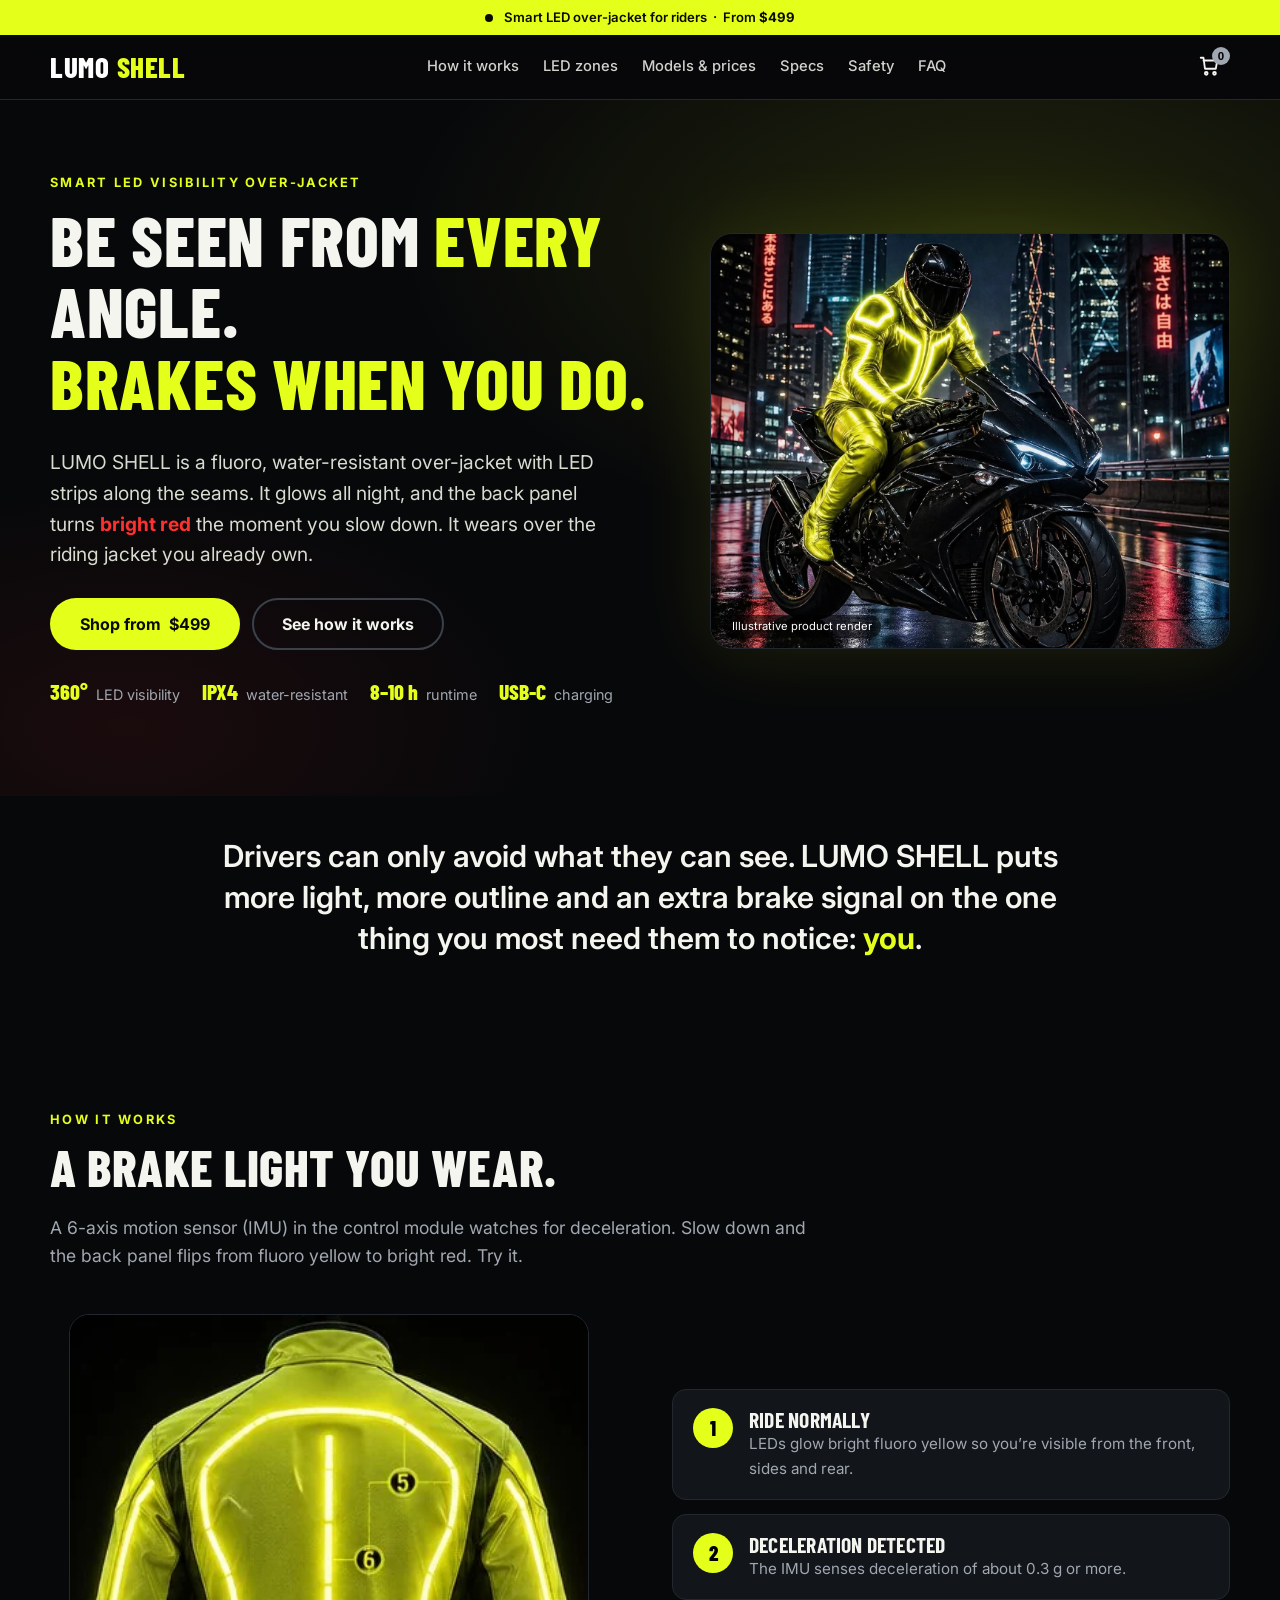
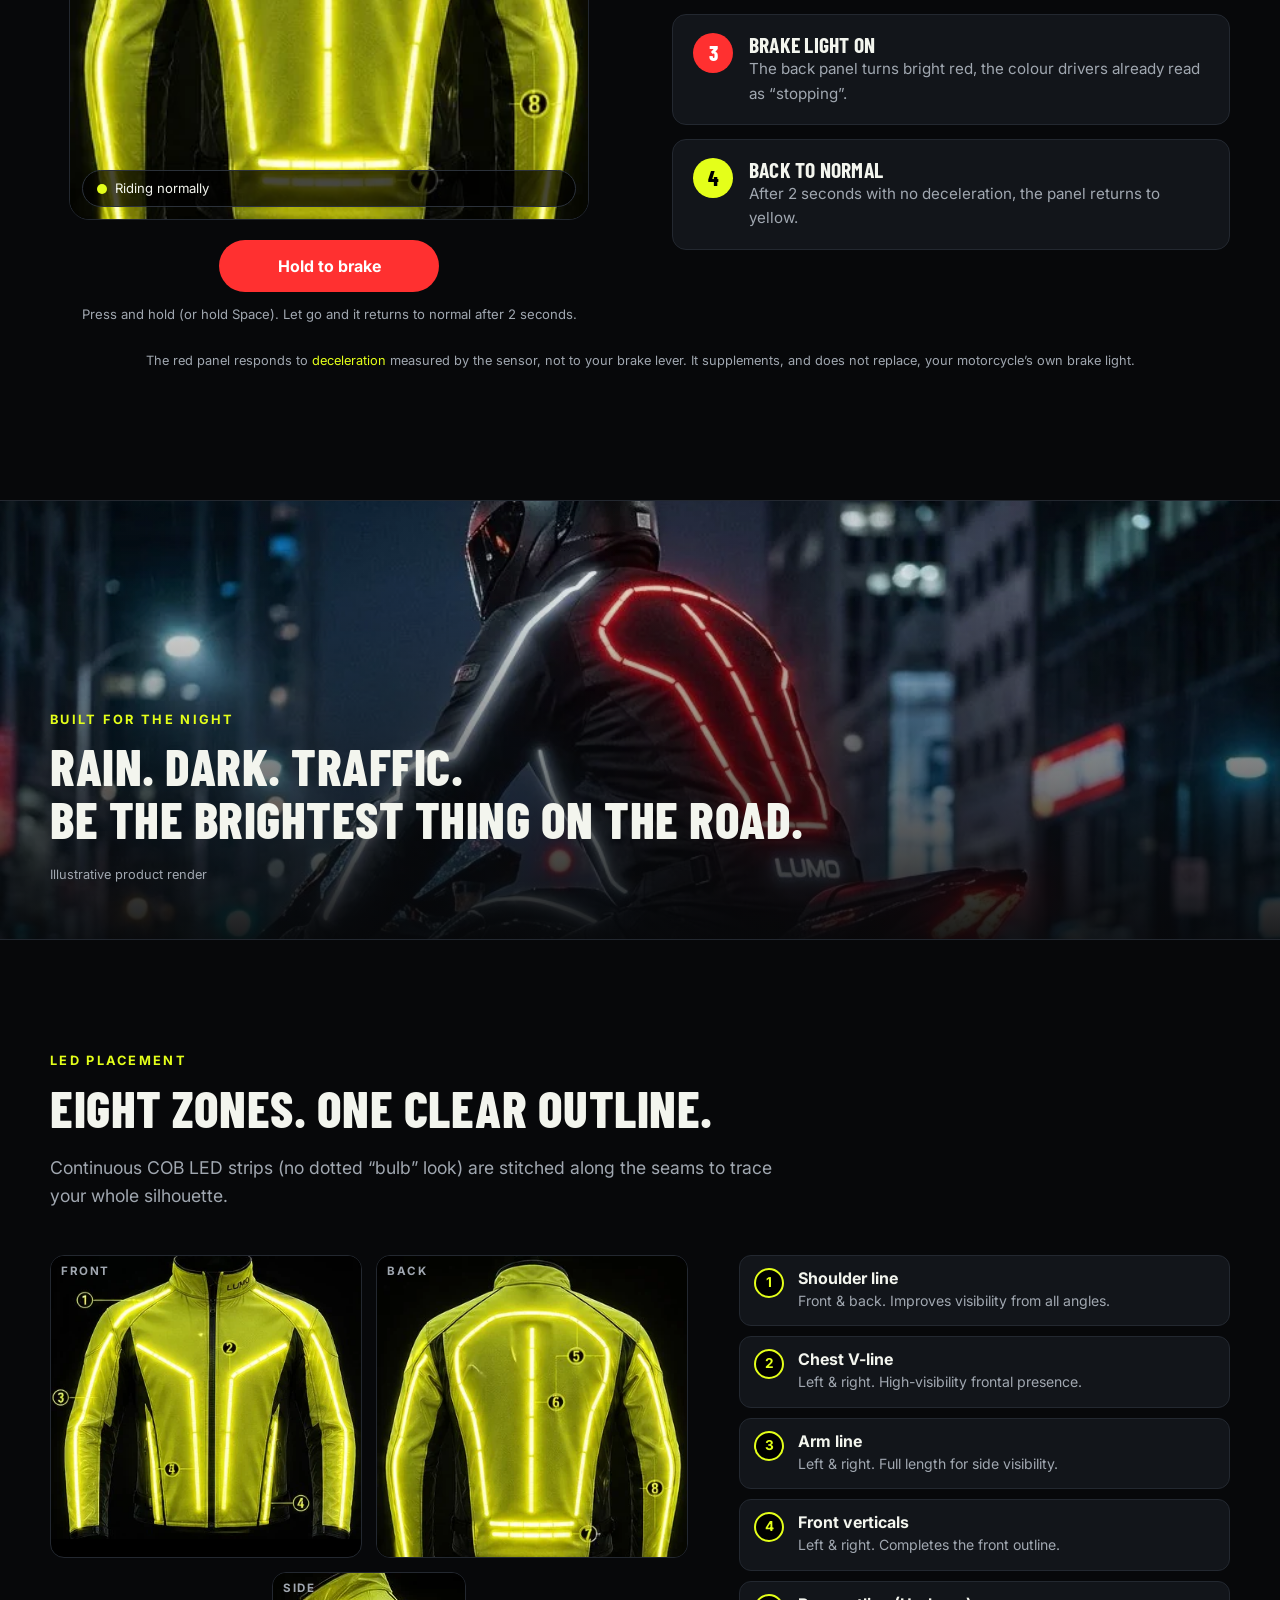
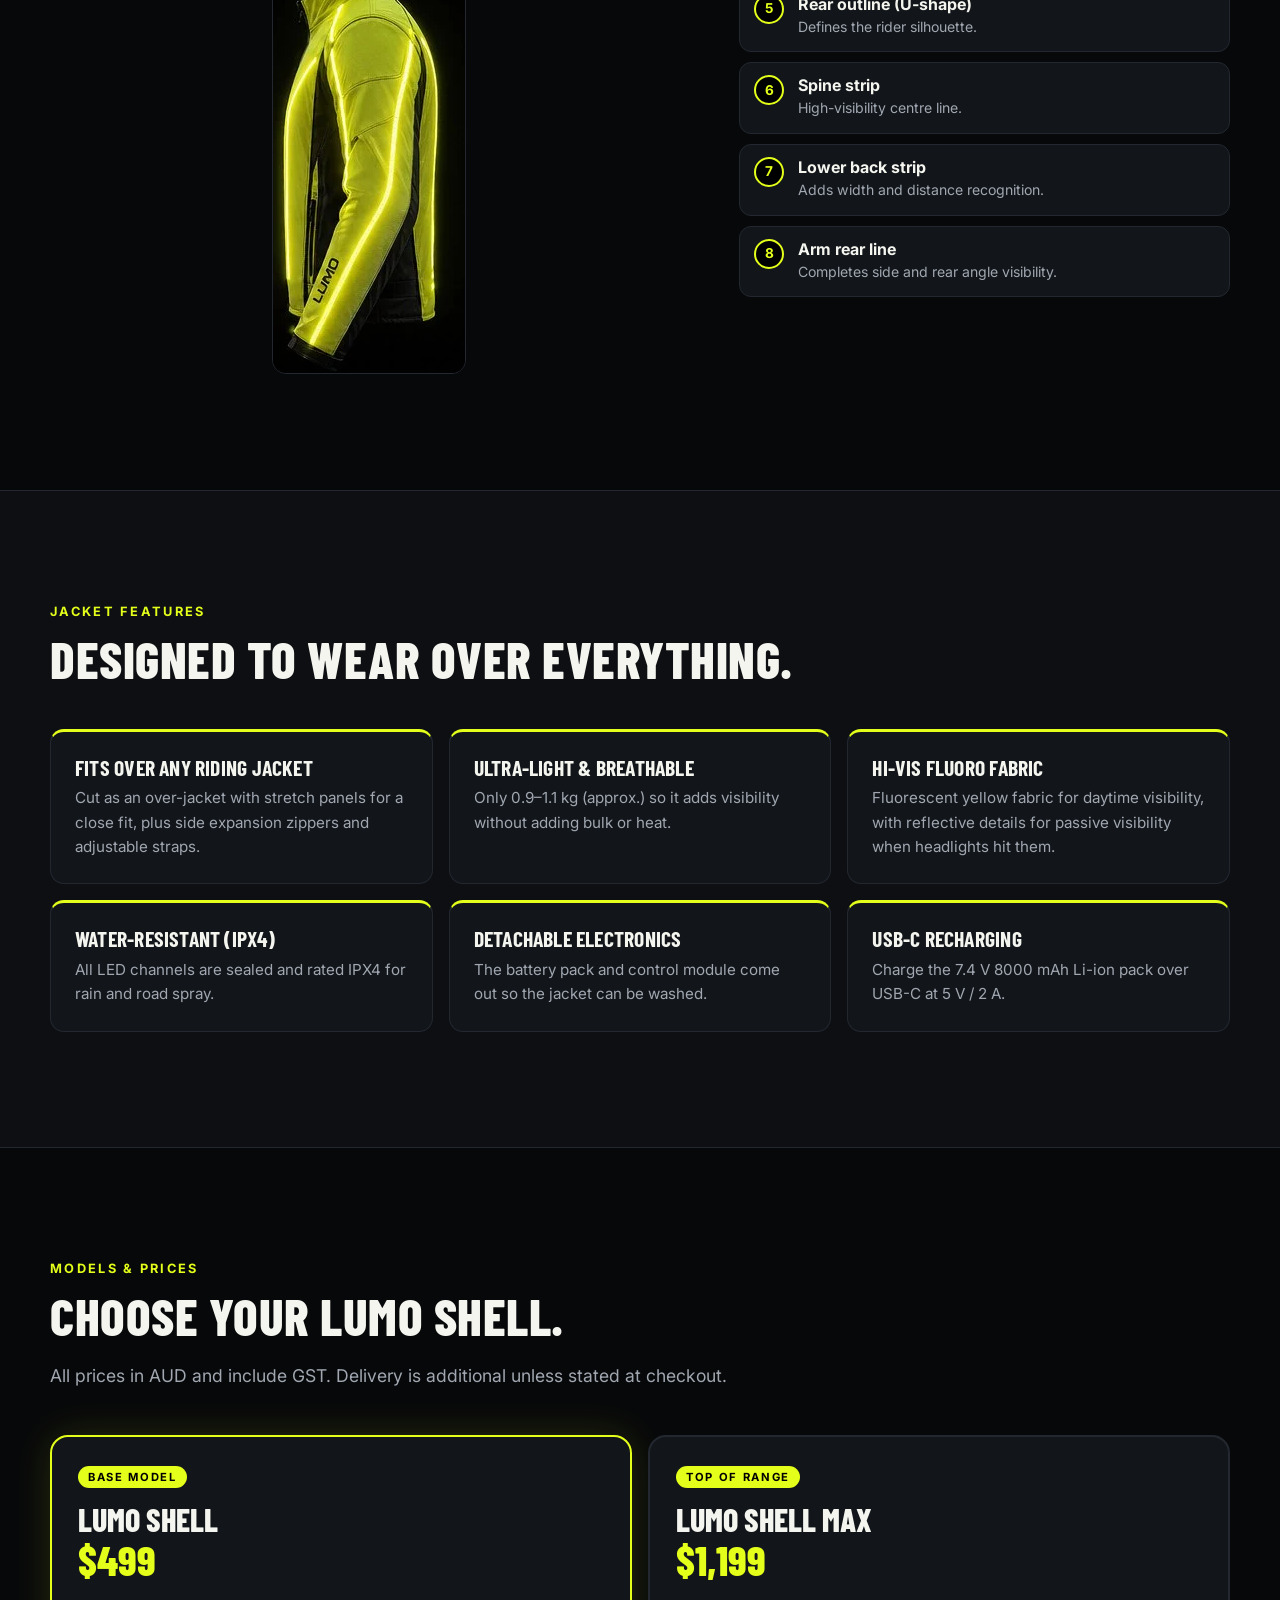
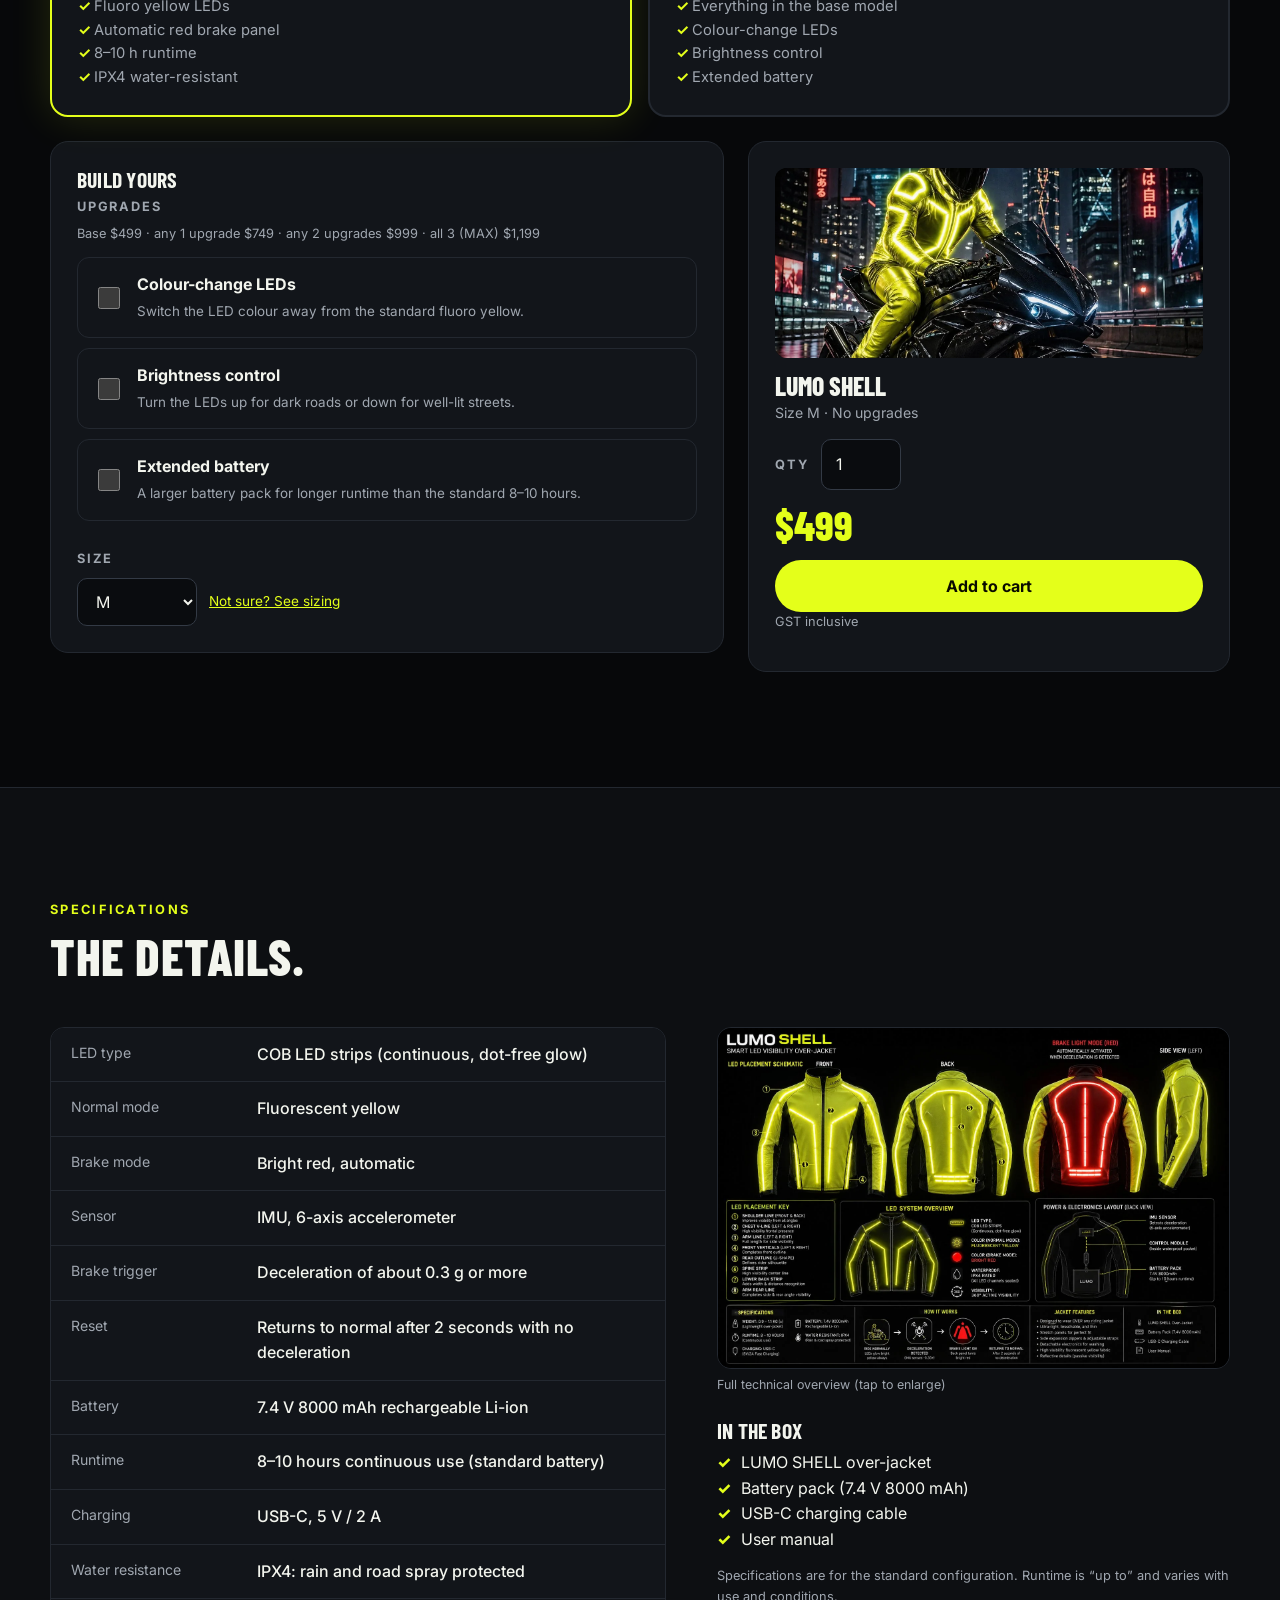
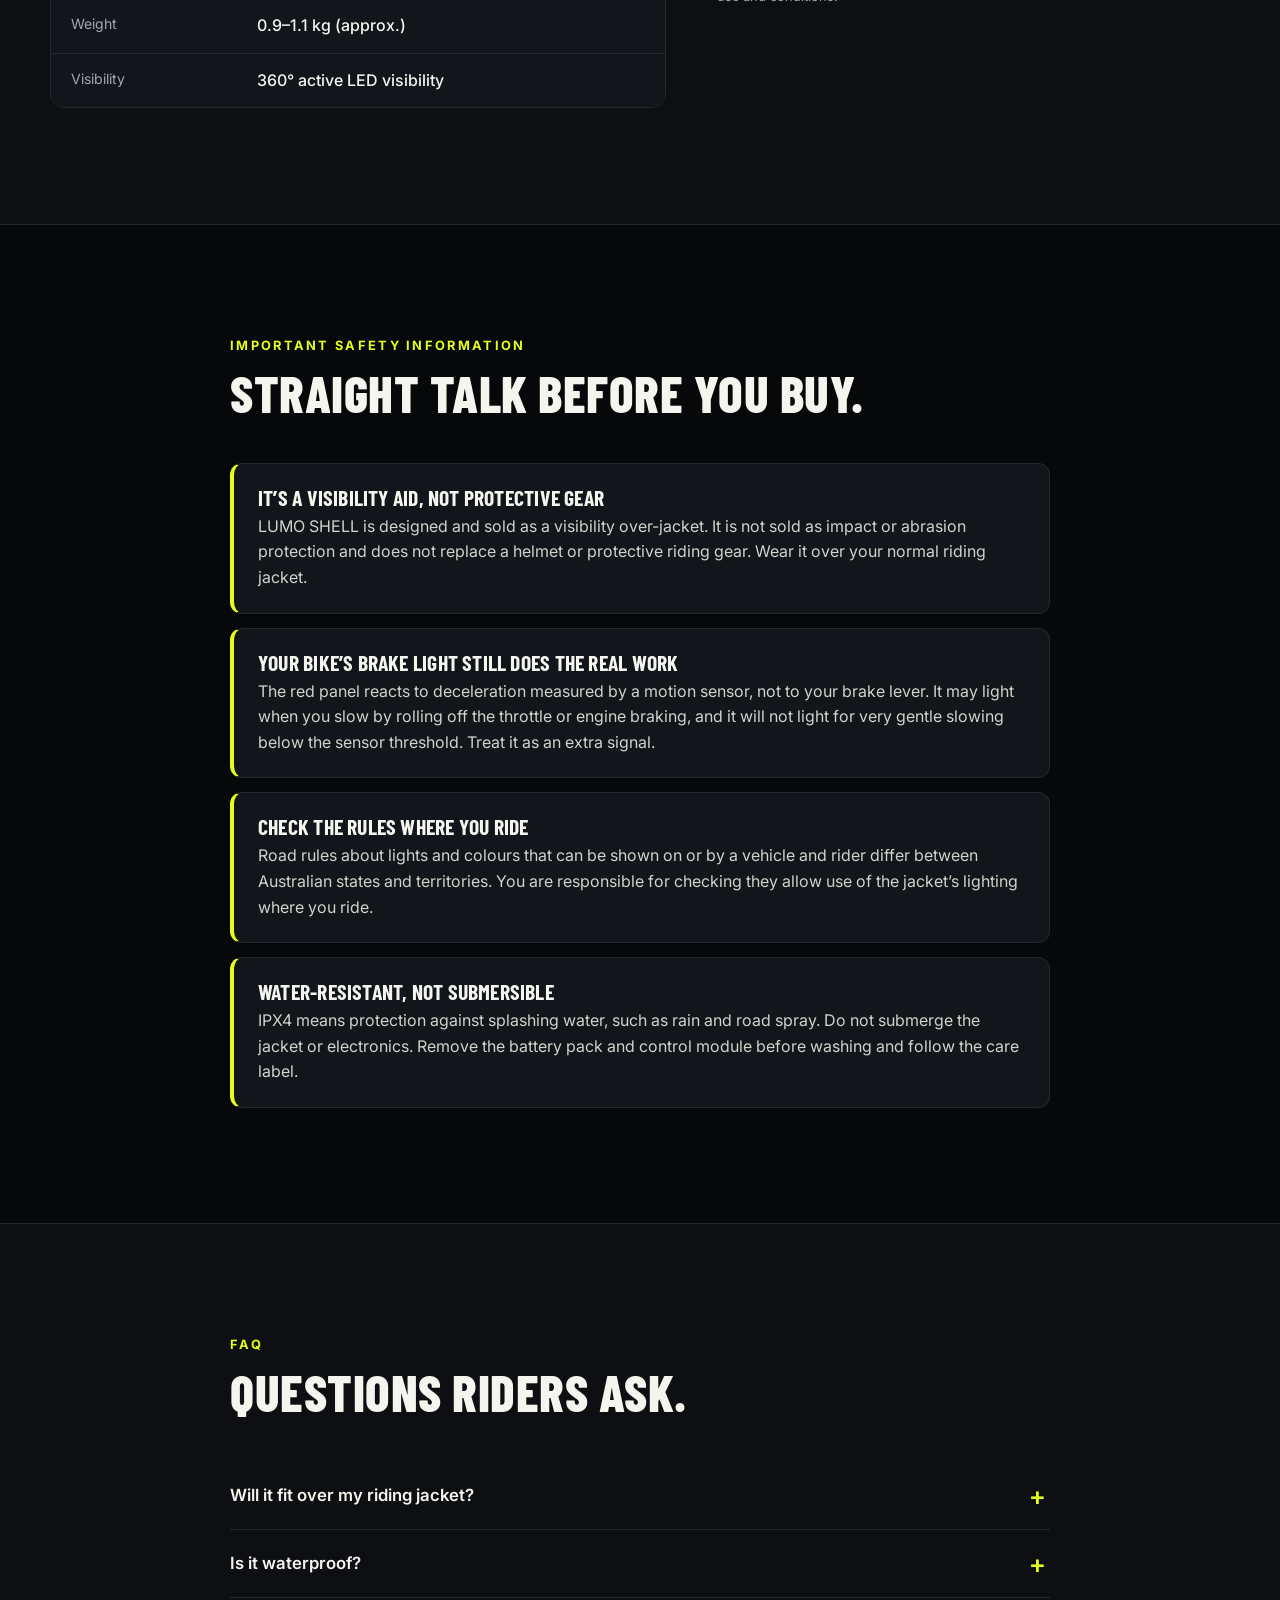
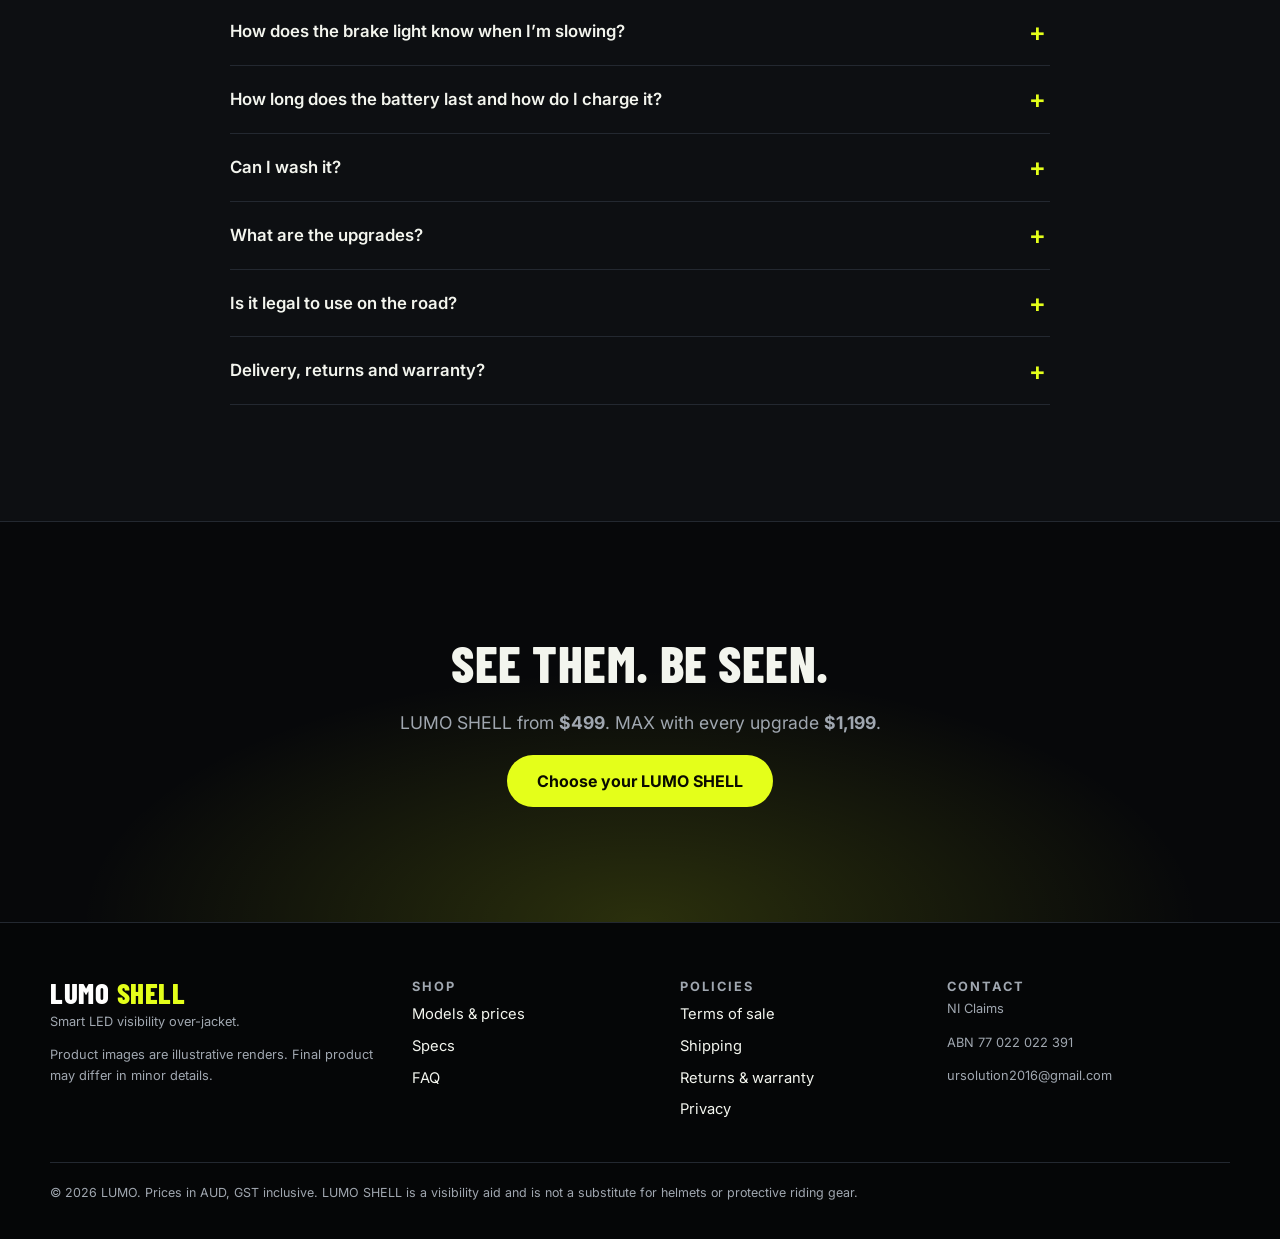
<file: index.html>
<!doctype html>
<html lang="en-AU">
<head>
  <meta charset="utf-8">
  <meta name="viewport" content="width=device-width, initial-scale=1">
  <title>LUMO SHELL — Smart LED Visibility Over-Jacket for Riders</title>
  <meta name="description" content="LUMO SHELL is a fluoro, water-resistant LED over-jacket for motorcyclists. LEDs glow along the seams for night visibility and the back panel turns bright red when you slow down. From $499.">
  <meta name="theme-color" content="#07080a">
  <link rel="icon" href="data:image/svg+xml,%3Csvg xmlns='http://www.w3.org/2000/svg' viewBox='0 0 64 64'%3E%3Crect width='64' height='64' rx='14' fill='%2307080a'/%3E%3Cpath d='M20 12v32h24' fill='none' stroke='%23e4ff1a' stroke-width='9' stroke-linecap='square'/%3E%3C/svg%3E">
  <meta property="og:type" content="product">
  <meta property="og:title" content="LUMO SHELL — Smart LED Visibility Over-Jacket">
  <meta property="og:description" content="Fluoro LED over-jacket that glows along the seams and turns bright red when you brake. From $499.">
  <meta property="og:image" content="assets/img/hero-rider.webp">
  <meta name="twitter:card" content="summary_large_image">

  <link rel="preconnect" href="https://fonts.googleapis.com">
  <link rel="preconnect" href="https://fonts.gstatic.com" crossorigin>
  <link href="https://fonts.googleapis.com/css2?family=Barlow+Condensed:wght@600;700;800&family=Inter:wght@400;500;600;700&display=swap" rel="stylesheet">
  <link rel="stylesheet" href="assets/css/style.css">

  <script type="application/ld+json">
  {
    "@context": "https://schema.org",
    "@type": "Product",
    "name": "LUMO SHELL Smart LED Visibility Over-Jacket",
    "description": "Fluoro yellow, water-resistant (IPX4) over-jacket with COB LED strips along the seams. A motion sensor turns the back panel bright red when deceleration is detected.",
    "brand": { "@type": "Brand", "name": "LUMO" },
    "image": "assets/img/hero-rider.webp",
    "offers": {
      "@type": "AggregateOffer",
      "priceCurrency": "AUD",
      "lowPrice": "499",
      "highPrice": "1199",
      "offerCount": "2"
    }
  }
  </script>
</head>
<body>

<a class="skip" href="#main">Skip to content</a>

<div class="announce" role="note">
  <span class="dot-live" aria-hidden="true"></span>
  Smart LED over-jacket for riders &nbsp;·&nbsp; From <strong data-price="base"></strong>
</div>

<header class="site-header" id="top">
  <div class="wrap bar">
    <a class="logo" href="#top" aria-label="LUMO SHELL home">LUMO<span>SHELL</span></a>
    <nav class="nav" id="nav" aria-label="Main">
      <a href="#how">How it works</a>
      <a href="#zones">LED zones</a>
      <a href="#models">Models &amp; prices</a>
      <a href="#specs">Specs</a>
      <a href="#safety">Safety</a>
      <a href="#faq">FAQ</a>
    </nav>
    <div class="bar-actions">
      <button class="cart-btn" id="openCart" aria-label="Open cart">
        <svg width="22" height="22" viewBox="0 0 24 24" fill="none" stroke="currentColor" stroke-width="2" stroke-linecap="round" stroke-linejoin="round" aria-hidden="true"><path d="M6 6h15l-1.6 9H7.6L6 3H3"/><circle cx="9" cy="20" r="1.5"/><circle cx="18" cy="20" r="1.5"/></svg>
        <span class="cart-count" id="cartCount" aria-live="polite">0</span>
      </button>
      <button class="menu-btn" id="menuBtn" aria-label="Menu" aria-expanded="false" aria-controls="nav">
        <span></span><span></span><span></span>
      </button>
    </div>
  </div>
</header>

<main id="main">

  <!-- HERO ------------------------------------------------------------- -->
  <section class="hero">
    <div class="wrap hero-grid">
      <div class="hero-copy">
        <p class="eyebrow">Smart LED visibility over-jacket</p>
        <h1>Be seen from <em>every</em> angle.<br><span class="hl">Brakes when you do.</span></h1>
        <p class="lead">LUMO SHELL is a fluoro, water-resistant over-jacket with LED strips along the seams. It glows all night, and the back panel turns <strong class="red">bright red</strong> the moment you slow down. It wears over the riding jacket you already own.</p>
        <div class="cta-row">
          <a class="btn btn-primary" href="#models">Shop from <span data-price="base"></span></a>
          <a class="btn btn-ghost" href="#how">See how it works</a>
        </div>
        <ul class="hero-points">
          <li><b>360°</b> LED visibility</li>
          <li><b>IPX4</b> water-resistant</li>
          <li><b>8–10 h</b> runtime</li>
          <li><b>USB-C</b> charging</li>
        </ul>
      </div>
      <figure class="hero-media">
        <img src="assets/img/hero-rider.webp" width="1400" height="1120" alt="Rider on a black sportsbike at night wearing a glowing fluoro yellow LUMO SHELL jacket with LED strips along the shoulders, chest and sleeves" fetchpriority="high">
        <figcaption>Illustrative product render</figcaption>
      </figure>
    </div>
  </section>

  <!-- PROBLEM / PROMISE ------------------------------------------------ -->
  <section class="section tight">
    <div class="wrap statement">
      <p>Drivers can only avoid what they can see. LUMO SHELL puts more light, more outline and an extra brake signal on the one thing you most need them to notice: <strong>you</strong>.</p>
    </div>
  </section>

  <!-- HOW IT WORKS / BRAKE DEMO --------------------------------------- -->
  <section class="section" id="how">
    <div class="wrap">
      <header class="section-head">
        <p class="eyebrow">How it works</p>
        <h2>A brake light you wear.</h2>
        <p class="sub">A 6-axis motion sensor (IMU) in the control module watches for deceleration. Slow down and the back panel flips from fluoro yellow to bright red. Try it.</p>
      </header>

      <div class="how-grid">
        <div class="demo" id="demo">
          <div class="demo-stage" id="demoStage">
            <img class="layer base" src="assets/img/jacket-back.webp" width="380" height="370" alt="LUMO SHELL jacket back with fluoro yellow LEDs in normal riding mode">
            <img class="layer brake" src="assets/img/jacket-brake.webp" width="380" height="370" alt="LUMO SHELL jacket back with the LED panel glowing bright red in brake mode">
            <div class="demo-status" id="demoStatus" aria-live="polite"><span class="dot"></span><span id="demoText">Riding normally</span></div>
          </div>
          <button class="btn btn-brake" id="brakeBtn" type="button">Hold to brake</button>
          <p class="demo-hint">Press and hold (or hold Space). Let go and it returns to normal after 2 seconds.</p>
        </div>

        <ol class="steps">
          <li>
            <span class="n">1</span>
            <div><h3>Ride normally</h3><p>LEDs glow bright fluoro yellow so you’re visible from the front, sides and rear.</p></div>
          </li>
          <li>
            <span class="n">2</span>
            <div><h3>Deceleration detected</h3><p>The IMU senses deceleration of about 0.3 g or more.</p></div>
          </li>
          <li>
            <span class="n">3</span>
            <div><h3>Brake light on</h3><p>The back panel turns bright red, the colour drivers already read as “stopping”.</p></div>
          </li>
          <li>
            <span class="n">4</span>
            <div><h3>Back to normal</h3><p>After 2 seconds with no deceleration, the panel returns to yellow.</p></div>
          </li>
        </ol>
      </div>
      <p class="fineprint center">The red panel responds to <em>deceleration</em> measured by the sensor, not to your brake lever. It supplements, and does not replace, your motorcycle’s own brake light.</p>
    </div>
  </section>

  <!-- NIGHT RIDE BAND -------------------------------------------------- -->
  <section class="band">
    <img src="assets/img/night-ride.webp" width="1024" height="600" loading="lazy" alt="Rider seen from behind on a wet city street at night, a lit LUMO SHELL jacket glowing along the arm with a red LED panel across the back">
    <div class="band-copy wrap">
      <p class="eyebrow">Built for the night</p>
      <h2>Rain. Dark. Traffic.<br>Be the brightest thing on the road.</h2>
      <p class="fineprint">Illustrative product render</p>
    </div>
  </section>

  <!-- LED ZONES -------------------------------------------------------- -->
  <section class="section" id="zones">
    <div class="wrap">
      <header class="section-head">
        <p class="eyebrow">LED placement</p>
        <h2>Eight zones. One clear outline.</h2>
        <p class="sub">Continuous COB LED strips (no dotted “bulb” look) are stitched along the seams to trace your whole silhouette.</p>
      </header>
      <div class="zones-grid">
        <div class="zone-imgs">
          <figure><img src="assets/img/jacket-front.webp" width="415" height="380" loading="lazy" alt="Front of the LUMO SHELL with numbered LED zones 1 to 4"><figcaption>Front</figcaption></figure>
          <figure><img src="assets/img/jacket-back.webp" width="380" height="370" loading="lazy" alt="Back of the LUMO SHELL with numbered LED zones 5 to 8"><figcaption>Back</figcaption></figure>
          <figure class="side"><img src="assets/img/jacket-side.webp" width="192" height="400" loading="lazy" alt="Left side of the LUMO SHELL showing the full-length arm LED line"><figcaption>Side</figcaption></figure>
        </div>
        <ol class="zone-key">
          <li><b>1</b><div><strong>Shoulder line</strong><span>Front &amp; back. Improves visibility from all angles.</span></div></li>
          <li><b>2</b><div><strong>Chest V-line</strong><span>Left &amp; right. High-visibility frontal presence.</span></div></li>
          <li><b>3</b><div><strong>Arm line</strong><span>Left &amp; right. Full length for side visibility.</span></div></li>
          <li><b>4</b><div><strong>Front verticals</strong><span>Left &amp; right. Completes the front outline.</span></div></li>
          <li><b>5</b><div><strong>Rear outline (U-shape)</strong><span>Defines the rider silhouette.</span></div></li>
          <li><b>6</b><div><strong>Spine strip</strong><span>High-visibility centre line.</span></div></li>
          <li><b>7</b><div><strong>Lower back strip</strong><span>Adds width and distance recognition.</span></div></li>
          <li><b>8</b><div><strong>Arm rear line</strong><span>Completes side and rear angle visibility.</span></div></li>
        </ol>
      </div>
    </div>
  </section>

  <!-- FEATURES --------------------------------------------------------- -->
  <section class="section alt">
    <div class="wrap">
      <header class="section-head">
        <p class="eyebrow">Jacket features</p>
        <h2>Designed to wear over everything.</h2>
      </header>
      <div class="feature-grid">
        <article><h3>Fits over any riding jacket</h3><p>Cut as an over-jacket with stretch panels for a close fit, plus side expansion zippers and adjustable straps.</p></article>
        <article><h3>Ultra-light &amp; breathable</h3><p>Only 0.9–1.1 kg (approx.) so it adds visibility without adding bulk or heat.</p></article>
        <article><h3>Hi-vis fluoro fabric</h3><p>Fluorescent yellow fabric for daytime visibility, with reflective details for passive visibility when headlights hit them.</p></article>
        <article><h3>Water-resistant (IPX4)</h3><p>All LED channels are sealed and rated IPX4 for rain and road spray.</p></article>
        <article><h3>Detachable electronics</h3><p>The battery pack and control module come out so the jacket can be washed.</p></article>
        <article><h3>USB-C recharging</h3><p>Charge the 7.4 V 8000 mAh Li-ion pack over USB-C at 5 V / 2 A.</p></article>
      </div>
    </div>
  </section>

  <!-- MODELS / CONFIGURATOR ------------------------------------------- -->
  <section class="section" id="models">
    <div class="wrap">
      <header class="section-head">
        <p class="eyebrow">Models &amp; prices</p>
        <h2>Choose your LUMO SHELL.</h2>
        <p class="sub" id="priceNote">All prices in AUD.</p>
      </header>

      <div class="models">
        <div class="preset-row" role="radiogroup" aria-label="Choose a model">
          <button class="preset" type="button" role="radio" data-preset="base" aria-checked="true">
            <span class="preset-tag">Base model</span>
            <strong>LUMO SHELL</strong>
            <span class="preset-price" data-price="base"></span>
            <ul><li>Fluoro yellow LEDs</li><li>Automatic red brake panel</li><li>8–10 h runtime</li><li>IPX4 water-resistant</li></ul>
          </button>
          <button class="preset max" type="button" role="radio" data-preset="max" aria-checked="false">
            <span class="preset-tag">Top of range</span>
            <strong>LUMO SHELL MAX</strong>
            <span class="preset-price" data-price="max"></span>
            <ul><li>Everything in the base model</li><li>Colour-change LEDs</li><li>Brightness control</li><li>Extended battery</li></ul>
          </button>
        </div>

        <div class="config">
          <div class="config-main">
            <h3>Build yours</h3>
            <fieldset class="upgrades">
              <legend>Upgrades</legend>
              <p class="fineprint" id="ladder"></p>
              <div id="upgradeList"></div>
            </fieldset>
            <div class="field">
              <label for="size">Size</label>
              <select id="size"></select>
              <a class="small-link" href="#faq">Not sure? See sizing</a>
            </div>
          </div>
          <aside class="config-summary" aria-live="polite">
            <img class="cs-img" src="assets/img/hero-rider.webp" width="1400" height="1120" loading="lazy" alt="Rider wearing the glowing LUMO SHELL jacket">
            <p class="cs-name" id="csName">LUMO SHELL</p>
            <p class="cs-meta" id="csMeta">Size M · No upgrades</p>
            <div class="cs-qty">
              <label for="qty">Qty</label>
              <input id="qty" type="number" min="1" max="10" value="1" inputmode="numeric">
            </div>
            <p class="cs-price" id="csPrice"></p>
            <button class="btn btn-primary block" id="addToCart" type="button">Add to cart</button>
            <p class="fineprint" id="csFine"></p>
          </aside>
        </div>
      </div>
    </div>
  </section>

  <!-- SPECS ------------------------------------------------------------ -->
  <section class="section alt" id="specs">
    <div class="wrap">
      <header class="section-head">
        <p class="eyebrow">Specifications</p>
        <h2>The details.</h2>
      </header>
      <div class="specs-grid">
        <dl class="specs">
          <div><dt>LED type</dt><dd>COB LED strips (continuous, dot-free glow)</dd></div>
          <div><dt>Normal mode</dt><dd>Fluorescent yellow</dd></div>
          <div><dt>Brake mode</dt><dd>Bright red, automatic</dd></div>
          <div><dt>Sensor</dt><dd>IMU, 6-axis accelerometer</dd></div>
          <div><dt>Brake trigger</dt><dd>Deceleration of about 0.3 g or more</dd></div>
          <div><dt>Reset</dt><dd>Returns to normal after 2 seconds with no deceleration</dd></div>
          <div><dt>Battery</dt><dd>7.4 V 8000 mAh rechargeable Li-ion</dd></div>
          <div><dt>Runtime</dt><dd>8–10 hours continuous use (standard battery)</dd></div>
          <div><dt>Charging</dt><dd>USB-C, 5 V / 2 A</dd></div>
          <div><dt>Water resistance</dt><dd>IPX4: rain and road spray protected</dd></div>
          <div><dt>Weight</dt><dd>0.9–1.1 kg (approx.)</dd></div>
          <div><dt>Visibility</dt><dd>360° active LED visibility</dd></div>
        </dl>
        <div class="specs-side">
          <figure class="electronics">
            <a href="assets/img/lumo-infographic.webp" target="_blank" rel="noopener"><img src="assets/img/lumo-infographic.webp" width="1536" height="1024" loading="lazy" alt="LUMO SHELL technical overview: LED placement, system overview, power and electronics layout, how it works, features and what is in the box"></a>
            <figcaption>Full technical overview (tap to enlarge)</figcaption>
          </figure>
          <h3>In the box</h3>
          <ul class="tick">
            <li>LUMO SHELL over-jacket</li>
            <li>Battery pack (7.4 V 8000 mAh)</li>
            <li>USB-C charging cable</li>
            <li>User manual</li>
          </ul>
          <p class="fineprint">Specifications are for the standard configuration. Runtime is “up to” and varies with use and conditions.</p>
        </div>
      </div>
    </div>
  </section>

  <!-- SAFETY ----------------------------------------------------------- -->
  <section class="section" id="safety">
    <div class="wrap narrow">
      <header class="section-head">
        <p class="eyebrow">Important safety information</p>
        <h2>Straight talk before you buy.</h2>
      </header>
      <div class="safety">
        <article>
          <h3>It’s a visibility aid, not protective gear</h3>
          <p>LUMO SHELL is designed and sold as a visibility over-jacket. It is not sold as impact or abrasion protection and does not replace a helmet or protective riding gear. Wear it over your normal riding jacket.</p>
        </article>
        <article>
          <h3>Your bike’s brake light still does the real work</h3>
          <p>The red panel reacts to deceleration measured by a motion sensor, not to your brake lever. It may light when you slow by rolling off the throttle or engine braking, and it will not light for very gentle slowing below the sensor threshold. Treat it as an extra signal.</p>
        </article>
        <article>
          <h3>Check the rules where you ride</h3>
          <p>Road rules about lights and colours that can be shown on or by a vehicle and rider differ between Australian states and territories. You are responsible for checking they allow use of the jacket’s lighting where you ride.</p>
        </article>
        <article>
          <h3>Water-resistant, not submersible</h3>
          <p>IPX4 means protection against splashing water, such as rain and road spray. Do not submerge the jacket or electronics. Remove the battery pack and control module before washing and follow the care label.</p>
        </article>
      </div>
    </div>
  </section>

  <!-- FAQ -------------------------------------------------------------- -->
  <section class="section alt" id="faq">
    <div class="wrap narrow">
      <header class="section-head">
        <p class="eyebrow">FAQ</p>
        <h2>Questions riders ask.</h2>
      </header>
      <div class="faq">
        <details><summary>Will it fit over my riding jacket?</summary>
          <p>Yes. LUMO SHELL is designed to be worn <em>over</em> any riding jacket, with stretch panels, side expansion zippers and adjustable straps. If you are between sizes or wear bulky armour, size up. Contact us if you would like help choosing.</p></details>
        <details><summary>Is it waterproof?</summary>
          <p>It is water-resistant to IPX4, which covers rain and road spray, with all LED channels sealed. It is not designed to be submerged.</p></details>
        <details><summary>How does the brake light know when I’m slowing?</summary>
          <p>A 6-axis accelerometer (IMU) in the control module senses deceleration. When it detects roughly 0.3 g or more, the back panel turns bright red. After 2 seconds with no deceleration it returns to normal.</p></details>
        <details><summary>How long does the battery last and how do I charge it?</summary>
          <p>The standard 7.4 V 8000 mAh pack runs up to 8–10 hours of continuous use and charges over USB-C (5 V / 2 A). The Extended battery upgrade gives longer runtime than the standard pack.</p></details>
        <details><summary>Can I wash it?</summary>
          <p>Yes. The battery pack and control module detach. Remove them before washing and follow the care label.</p></details>
        <details><summary>What are the upgrades?</summary>
          <p>Colour-change LEDs, brightness control and an extended battery. Add any one for $749, any two for $999, or choose LUMO SHELL MAX with all three for $1,199.</p></details>
        <details><summary>Is it legal to use on the road?</summary>
          <p>LUMO SHELL is worn clothing, but rules about lighting and colours differ between states and territories and we cannot give you legal advice. Please check the rules where you ride. See “Important safety information” above.</p></details>
        <details><summary>Delivery, returns and warranty?</summary>
          <p><span data-cfg="shippingInfo"></span> See our <a href="policies.html#shipping">Shipping</a> and <a href="policies.html#returns">Returns &amp; warranty</a> information. Our goods come with guarantees that cannot be excluded under the Australian Consumer Law.</p></details>
      </div>
    </div>
  </section>

  <!-- FINAL CTA -------------------------------------------------------- -->
  <section class="section cta-final">
    <div class="wrap center">
      <h2>See them. Be seen.</h2>
      <p class="sub">LUMO SHELL from <strong data-price="base"></strong>. MAX with every upgrade <strong data-price="max"></strong>.</p>
      <a class="btn btn-primary" href="#models">Choose your LUMO SHELL</a>
    </div>
  </section>

</main>

<footer class="site-footer">
  <div class="wrap foot-grid">
    <div>
      <a class="logo" href="#top">LUMO<span>SHELL</span></a>
      <p class="fineprint">Smart LED visibility over-jacket.</p>
      <p class="fineprint">Product images are illustrative renders. Final product may differ in minor details.</p>
    </div>
    <div>
      <h4>Shop</h4>
      <a href="#models">Models &amp; prices</a>
      <a href="#specs">Specs</a>
      <a href="#faq">FAQ</a>
    </div>
    <div>
      <h4>Policies</h4>
      <a href="policies.html#terms">Terms of sale</a>
      <a href="policies.html#shipping">Shipping</a>
      <a href="policies.html#returns">Returns &amp; warranty</a>
      <a href="policies.html#privacy">Privacy</a>
    </div>
    <div>
      <h4>Contact</h4>
      <p class="fineprint"><span data-cfg="businessName"></span></p>
      <p class="fineprint">ABN <span data-cfg="abn"></span></p>
      <p class="fineprint"><span data-cfg="contactEmail"></span></p>
    </div>
  </div>
  <div class="wrap legal">
    <p>© <span id="yr"></span> LUMO. Prices in AUD<span id="gstNote"></span>. LUMO SHELL is a visibility aid and is not a substitute for helmets or protective riding gear.</p>
  </div>
</footer>

<!-- CART DRAWER -------------------------------------------------------- -->
<div class="scrim" id="scrim" hidden></div>
<aside class="drawer" id="drawer" aria-label="Shopping cart" aria-hidden="true" tabindex="-1">
  <div class="drawer-head">
    <h2>Your cart</h2>
    <button class="icon-btn" id="closeCart" aria-label="Close cart">✕</button>
  </div>
  <div class="drawer-body" id="cartBody"></div>
  <div class="drawer-foot">
    <div class="row"><span>Subtotal</span><strong id="cartSubtotal">$0</strong></div>
    <p class="fineprint" id="cartNote"></p>
    <button class="btn btn-primary block" id="checkoutBtn" type="button" disabled>Checkout</button>
  </div>
</aside>

<!-- CHECKOUT DIALOG ---------------------------------------------------- -->
<dialog id="checkoutDlg" class="dlg">
  <form id="orderForm" method="dialog" novalidate>
    <div class="dlg-head">
      <h2>Complete your order</h2>
      <button class="icon-btn" type="button" id="closeDlg" aria-label="Close">✕</button>
    </div>
    <div class="dlg-body" id="dlgFormView">
      <p class="fineprint" id="dlgBlurb"></p>
      <div class="order-lines" id="orderLines"></div>
      <div class="grid2">
        <label>Full name<input name="name" autocomplete="name" required></label>
        <label>Email<input name="email" type="email" autocomplete="email" required></label>
        <label>Phone<input name="phone" type="tel" autocomplete="tel" required></label>
        <label>Country<input name="country" autocomplete="country-name" value="Australia" required></label>
      </div>
      <label>Street address<input name="address" autocomplete="address-line1" required></label>
      <div class="grid3">
        <label>Suburb<input name="suburb" autocomplete="address-level2" required></label>
        <label>State<select name="state" autocomplete="address-level1" required>
          <option value="">Select</option><option>NSW</option><option>VIC</option><option>QLD</option><option>WA</option><option>SA</option><option>TAS</option><option>ACT</option><option>NT</option></select></label>
        <label>Postcode<input name="postcode" autocomplete="postal-code" inputmode="numeric" required></label>
      </div>
      <label>Notes (optional)<textarea name="notes" rows="2"></textarea></label>
      <label class="check"><input type="checkbox" name="agree" required><span>I have read and agree to the <a href="policies.html#terms" target="_blank" rel="noopener">Terms of sale</a> and <a href="policies.html#privacy" target="_blank" rel="noopener">Privacy policy</a>, and understand LUMO SHELL is a visibility aid and not protective gear.</span></label>
      <p class="form-error" id="formError" role="alert" hidden></p>
    </div>
    <div class="dlg-body" id="dlgDoneView" hidden></div>
    <div class="dlg-foot" id="dlgFoot">
      <div class="row"><span>Total</span><strong id="dlgTotal"></strong></div>
      <button class="btn btn-primary block" id="submitOrder" type="submit">Submit order request</button>
    </div>
  </form>
</dialog>

<script src="assets/js/config.js"></script>
<script src="assets/js/app.js"></script>
</body>
</html>
</file>
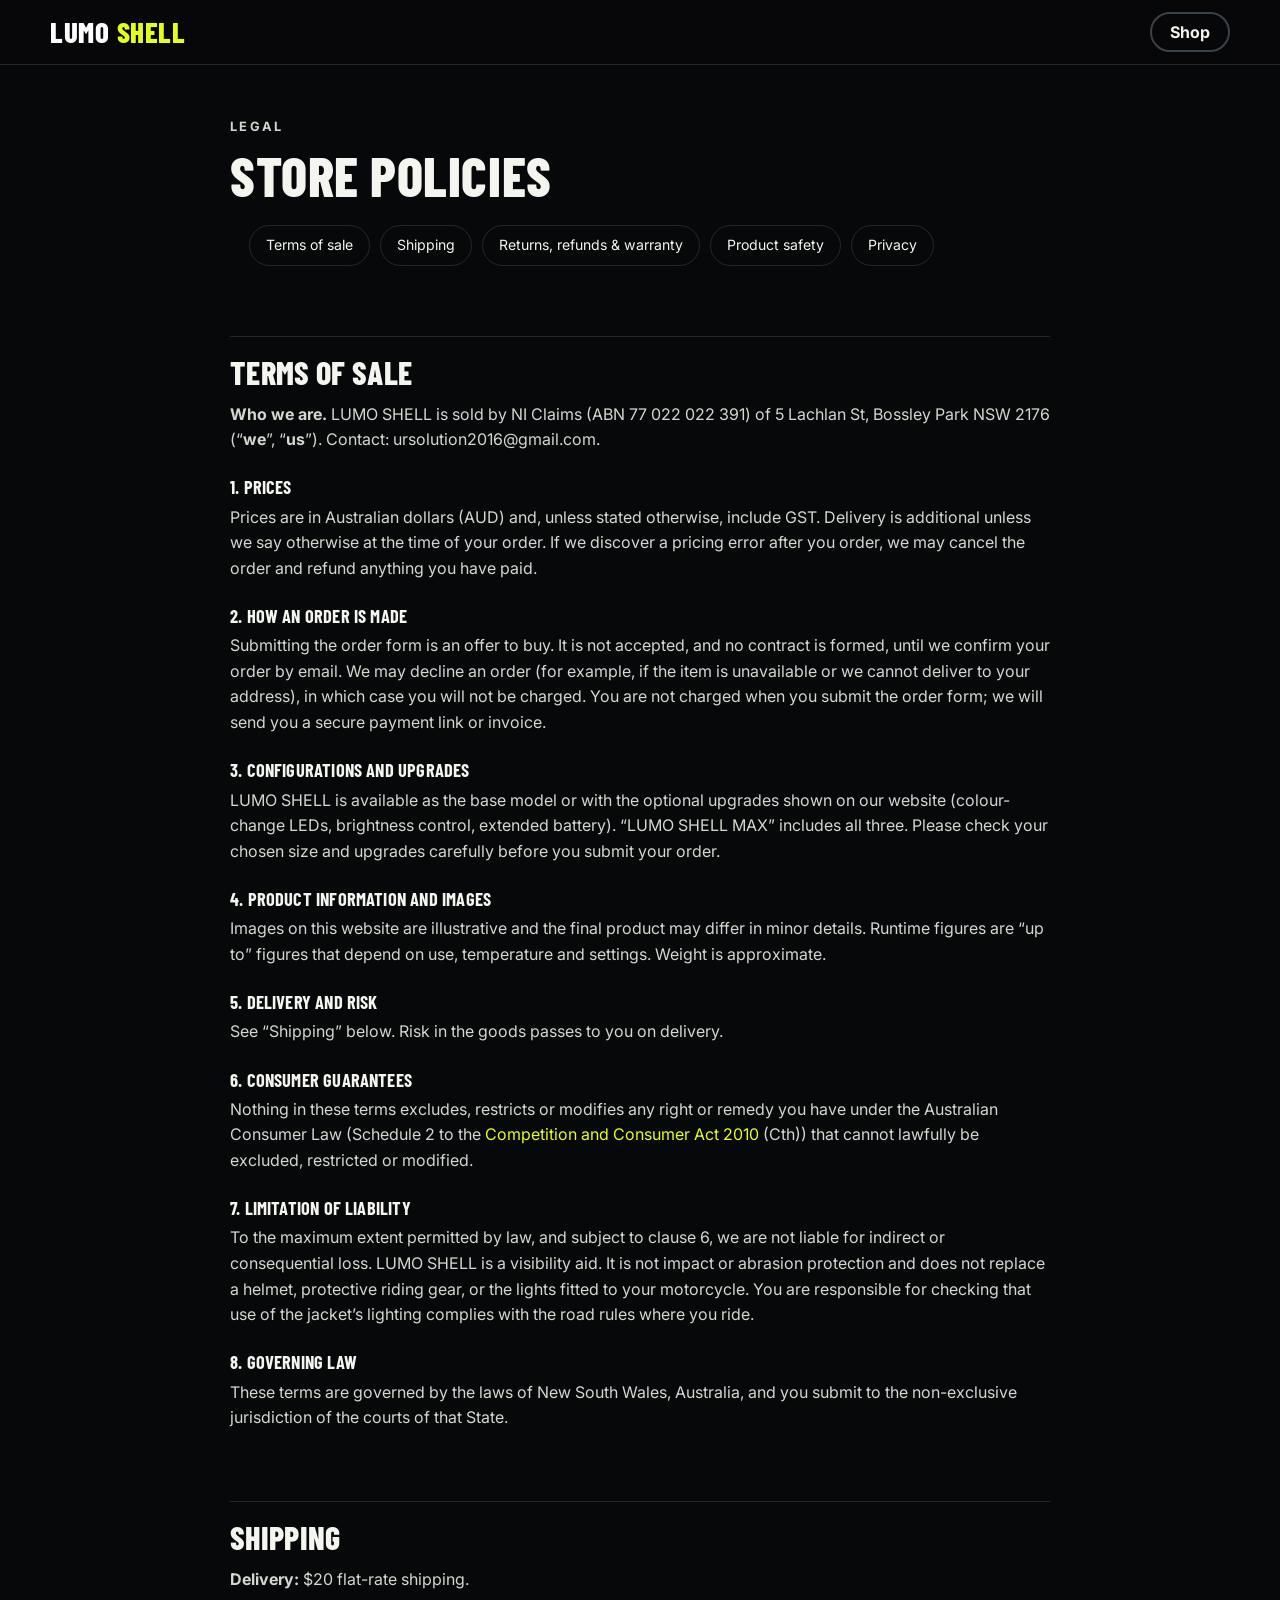
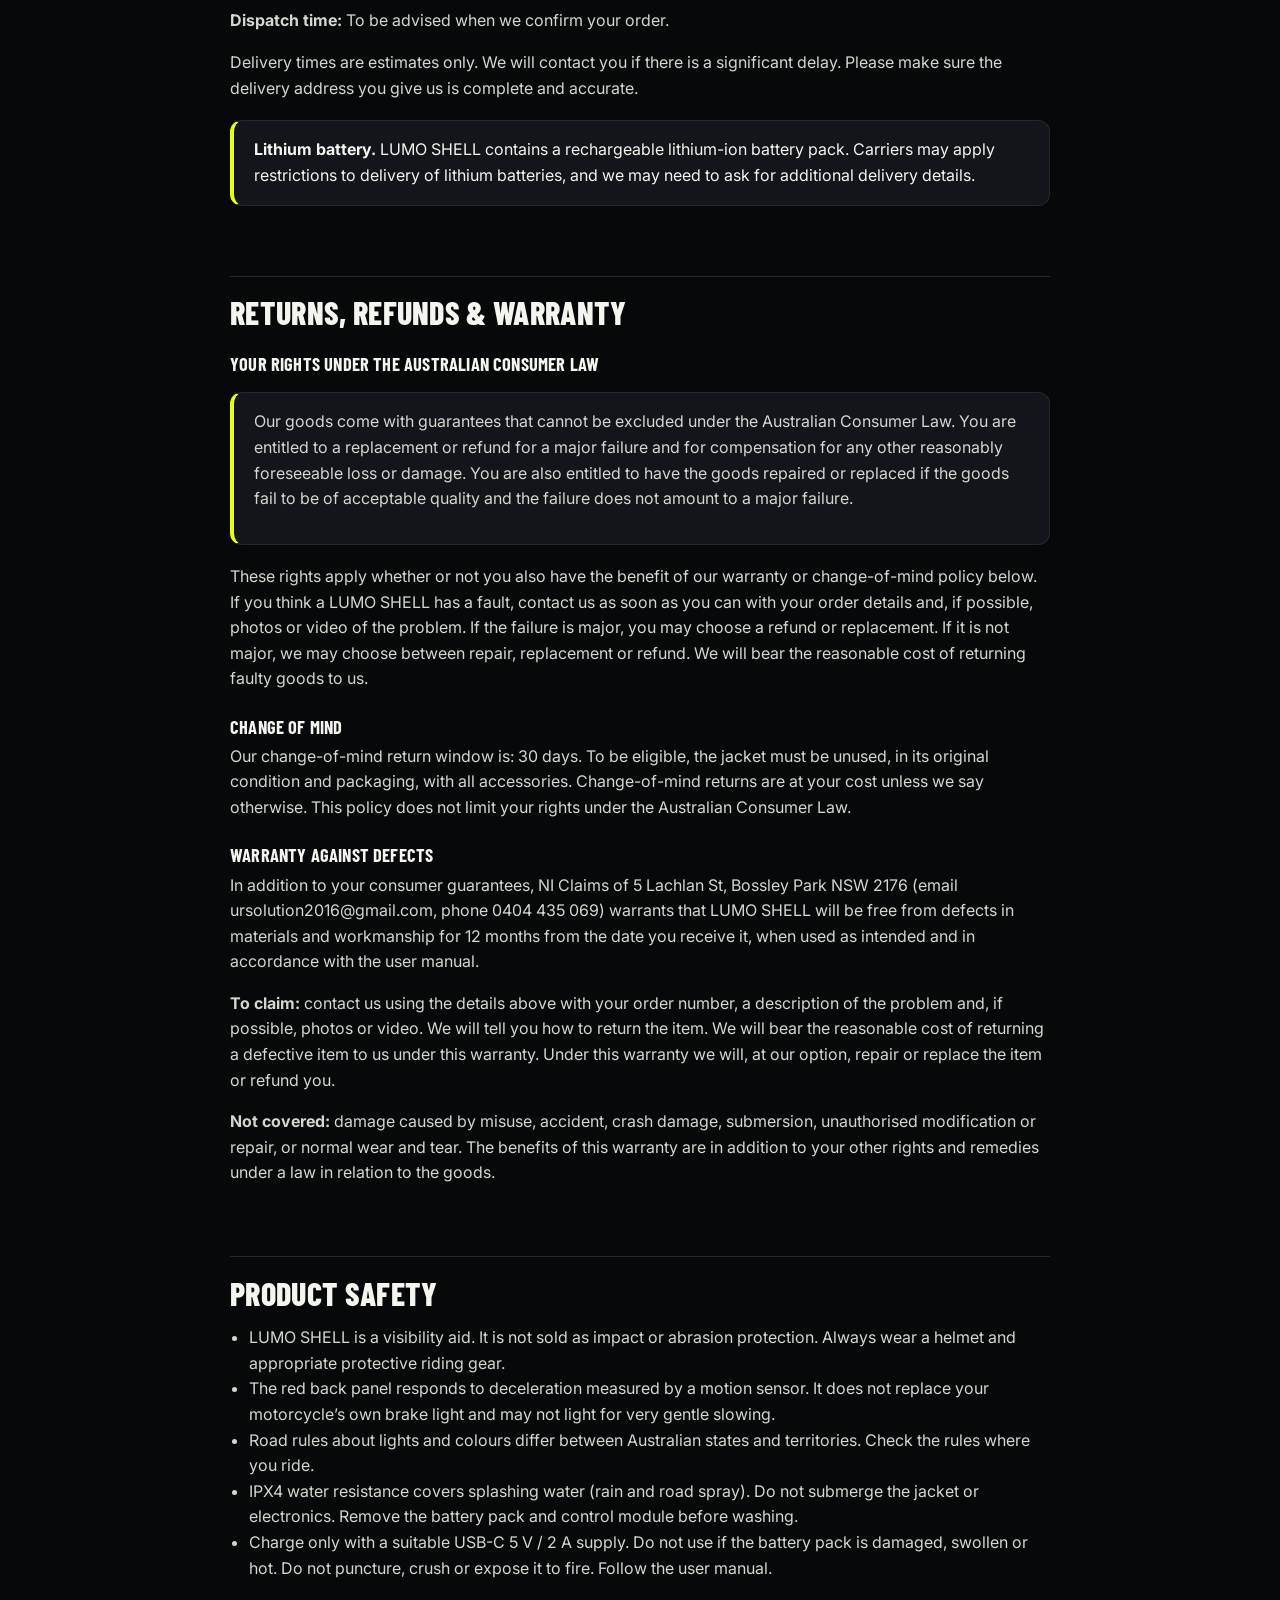
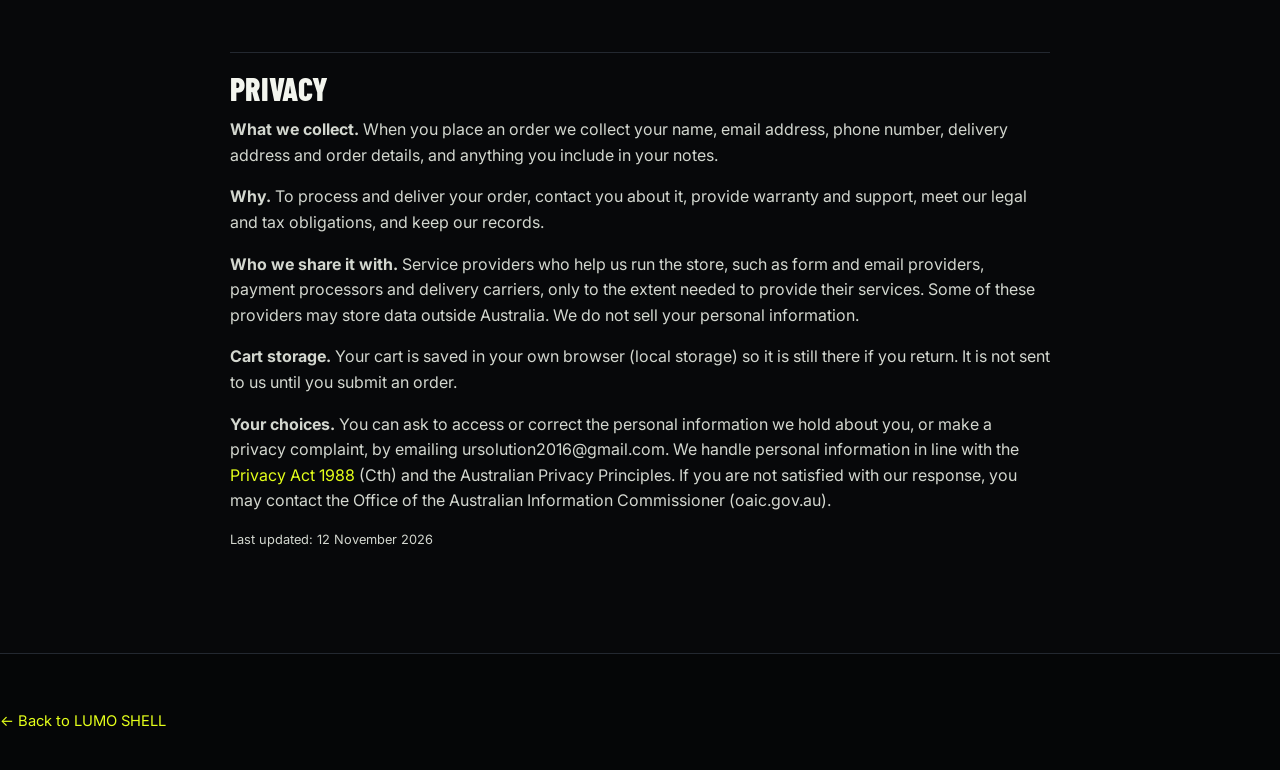
<file: policies.html>
<!doctype html>
<html lang="en-AU">
<head>
  <meta charset="utf-8">
  <meta name="viewport" content="width=device-width, initial-scale=1">
  <title>Policies — LUMO SHELL</title>
  <meta name="description" content="Terms of sale, shipping, returns and warranty, and privacy policy for LUMO SHELL.">
  <meta name="theme-color" content="#07080a">
  <link rel="icon" href="data:image/svg+xml,%3Csvg xmlns='http://www.w3.org/2000/svg' viewBox='0 0 64 64'%3E%3Crect width='64' height='64' rx='14' fill='%2307080a'/%3E%3Cpath d='M20 12v32h24' fill='none' stroke='%23e4ff1a' stroke-width='9' stroke-linecap='square'/%3E%3C/svg%3E">
  <link rel="preconnect" href="https://fonts.googleapis.com">
  <link rel="preconnect" href="https://fonts.gstatic.com" crossorigin>
  <link href="https://fonts.googleapis.com/css2?family=Barlow+Condensed:wght@600;700;800&family=Inter:wght@400;500;600;700&display=swap" rel="stylesheet">
  <link rel="stylesheet" href="assets/css/style.css">
</head>
<body>
<!--
  OWNER NOTE (not shown to customers):
  These policies are a plain-English draft written to align with the Australian Consumer Law.
  Fill the highlighted fields in assets/js/config.js, then have a lawyer review them against your
  actual business (entity type, location, fulfilment, warranty, privacy obligations) before launch.
-->
<div class="draft-banner" id="draftBanner" hidden>
  Owner notice: these fields still need completing in <code>assets/js/config.js</code>: <strong id="draftList"></strong>. Remove this notice by filling them in.
</div>

<header class="site-header">
  <div class="wrap bar">
    <a class="logo" href="index.html" aria-label="LUMO SHELL home">LUMO<span>SHELL</span></a>
    <div class="bar-actions"><a class="btn btn-ghost" style="padding:10px 18px" href="index.html#models">Shop</a></div>
  </div>
</header>

<main class="doc">
  <div class="wrap narrow">
    <p class="eyebrow">Legal</p>
    <h1>Store policies</h1>
    <ul class="toc">
      <li><a href="#terms">Terms of sale</a></li>
      <li><a href="#shipping">Shipping</a></li>
      <li><a href="#returns">Returns, refunds &amp; warranty</a></li>
      <li><a href="#safety">Product safety</a></li>
      <li><a href="#privacy">Privacy</a></li>
    </ul>

    <!-- TERMS -------------------------------------------------------- -->
    <h2 id="terms">Terms of sale</h2>
    <p><strong>Who we are.</strong> LUMO SHELL is sold by <span data-cfg="businessName"></span> (ABN <span data-cfg="abn"></span>) of <span data-cfg="businessAddress"></span> (“<strong>we</strong>”, “<strong>us</strong>”). Contact: <span data-cfg="contactEmail"></span>.</p>

    <h3>1. Prices</h3>
    <p>Prices are in Australian dollars (AUD) and, unless stated otherwise, include GST. Delivery is additional unless we say otherwise at the time of your order. If we discover a pricing error after you order, we may cancel the order and refund anything you have paid.</p>

    <h3>2. How an order is made</h3>
    <p>Submitting the order form is an offer to buy. It is not accepted, and no contract is formed, until we confirm your order by email. We may decline an order (for example, if the item is unavailable or we cannot deliver to your address), in which case you will not be charged. You are not charged when you submit the order form; we will send you a secure payment link or invoice.</p>

    <h3>3. Configurations and upgrades</h3>
    <p>LUMO SHELL is available as the base model or with the optional upgrades shown on our website (colour-change LEDs, brightness control, extended battery). “LUMO SHELL MAX” includes all three. Please check your chosen size and upgrades carefully before you submit your order.</p>

    <h3>4. Product information and images</h3>
    <p>Images on this website are illustrative and the final product may differ in minor details. Runtime figures are “up to” figures that depend on use, temperature and settings. Weight is approximate.</p>

    <h3>5. Delivery and risk</h3>
    <p>See “Shipping” below. Risk in the goods passes to you on delivery.</p>

    <h3>6. Consumer guarantees</h3>
    <p>Nothing in these terms excludes, restricts or modifies any right or remedy you have under the Australian Consumer Law (Schedule 2 to the <em>Competition and Consumer Act 2010</em> (Cth)) that cannot lawfully be excluded, restricted or modified.</p>

    <h3>7. Limitation of liability</h3>
    <p>To the maximum extent permitted by law, and subject to clause 6, we are not liable for indirect or consequential loss. LUMO SHELL is a visibility aid. It is not impact or abrasion protection and does not replace a helmet, protective riding gear, or the lights fitted to your motorcycle. You are responsible for checking that use of the jacket’s lighting complies with the road rules where you ride.</p>

    <h3>8. Governing law</h3>
    <p>These terms are governed by the laws of New South Wales, Australia, and you submit to the non-exclusive jurisdiction of the courts of that State.</p>

    <!-- SHIPPING ----------------------------------------------------- -->
    <h2 id="shipping">Shipping</h2>
    <p><strong>Delivery:</strong> <span data-cfg="shippingInfo"></span></p>
    <p><strong>Dispatch time:</strong> <span data-cfg="dispatchTime"></span>.</p>
    <p>Delivery times are estimates only. We will contact you if there is a significant delay. Please make sure the delivery address you give us is complete and accurate.</p>
    <div class="callout"><strong>Lithium battery.</strong> LUMO SHELL contains a rechargeable lithium-ion battery pack. Carriers may apply restrictions to delivery of lithium batteries, and we may need to ask for additional delivery details.</div>

    <!-- RETURNS ------------------------------------------------------ -->
    <h2 id="returns">Returns, refunds &amp; warranty</h2>

    <h3>Your rights under the Australian Consumer Law</h3>
    <div class="callout">
      <p>Our goods come with guarantees that cannot be excluded under the Australian Consumer Law. You are entitled to a replacement or refund for a major failure and for compensation for any other reasonably foreseeable loss or damage. You are also entitled to have the goods repaired or replaced if the goods fail to be of acceptable quality and the failure does not amount to a major failure.</p>
    </div>
    <p>These rights apply whether or not you also have the benefit of our warranty or change-of-mind policy below. If you think a LUMO SHELL has a fault, contact us as soon as you can with your order details and, if possible, photos or video of the problem. If the failure is major, you may choose a refund or replacement. If it is not major, we may choose between repair, replacement or refund. We will bear the reasonable cost of returning faulty goods to us.</p>

    <h3>Change of mind</h3>
    <p>Our change-of-mind return window is: <span data-cfg="returnsWindow"></span>. To be eligible, the jacket must be unused, in its original condition and packaging, with all accessories. Change-of-mind returns are at your cost unless we say otherwise. This policy does not limit your rights under the Australian Consumer Law.</p>

    <h3>Warranty against defects</h3>
    <p>In addition to your consumer guarantees, <span data-cfg="businessName"></span> of <span data-cfg="businessAddress"></span> (email <span data-cfg="contactEmail"></span>, phone <span data-cfg="contactPhone"></span>) warrants that LUMO SHELL will be free from defects in materials and workmanship for <span data-cfg="warrantyPeriod"></span> from the date you receive it, when used as intended and in accordance with the user manual.</p>
    <p><strong>To claim:</strong> contact us using the details above with your order number, a description of the problem and, if possible, photos or video. We will tell you how to return the item. We will bear the reasonable cost of returning a defective item to us under this warranty. Under this warranty we will, at our option, repair or replace the item or refund you.</p>
    <p><strong>Not covered:</strong> damage caused by misuse, accident, crash damage, submersion, unauthorised modification or repair, or normal wear and tear. The benefits of this warranty are in addition to your other rights and remedies under a law in relation to the goods.</p>

    <!-- SAFETY ------------------------------------------------------- -->
    <h2 id="safety">Product safety</h2>
    <ul>
      <li>LUMO SHELL is a visibility aid. It is not sold as impact or abrasion protection. Always wear a helmet and appropriate protective riding gear.</li>
      <li>The red back panel responds to deceleration measured by a motion sensor. It does not replace your motorcycle’s own brake light and may not light for very gentle slowing.</li>
      <li>Road rules about lights and colours differ between Australian states and territories. Check the rules where you ride.</li>
      <li>IPX4 water resistance covers splashing water (rain and road spray). Do not submerge the jacket or electronics. Remove the battery pack and control module before washing.</li>
      <li>Charge only with a suitable USB-C 5 V / 2 A supply. Do not use if the battery pack is damaged, swollen or hot. Do not puncture, crush or expose it to fire. Follow the user manual.</li>
    </ul>

    <!-- PRIVACY ------------------------------------------------------ -->
    <h2 id="privacy">Privacy</h2>
    <p><strong>What we collect.</strong> When you place an order we collect your name, email address, phone number, delivery address and order details, and anything you include in your notes.</p>
    <p><strong>Why.</strong> To process and deliver your order, contact you about it, provide warranty and support, meet our legal and tax obligations, and keep our records.</p>
    <p><strong>Who we share it with.</strong> Service providers who help us run the store, such as form and email providers, payment processors and delivery carriers, only to the extent needed to provide their services. Some of these providers may store data outside Australia. We do not sell your personal information.</p>
    <p><strong>Cart storage.</strong> Your cart is saved in your own browser (local storage) so it is still there if you return. It is not sent to us until you submit an order.</p>
    <p><strong>Your choices.</strong> You can ask to access or correct the personal information we hold about you, or make a privacy complaint, by emailing <span data-cfg="contactEmail"></span>. We handle personal information in line with the <em>Privacy Act 1988</em> (Cth) and the Australian Privacy Principles. If you are not satisfied with our response, you may contact the Office of the Australian Information Commissioner (oaic.gov.au).</p>
    <p class="fineprint">Last updated: 12 November 2026</p>
  </div>
</main>

<footer class="site-footer">
  <div class="wrap legal" style="border:0;margin:0;padding-top:0">
    <p><a href="index.html" style="display:inline;color:var(--fluoro)">← Back to LUMO SHELL</a></p>
  </div>
</footer>

<script src="assets/js/config.js"></script>
<script src="assets/js/policies.js"></script>
</body>
</html>
</file>
<file: assets/css/style.css>
/* LUMO SHELL — dark, fluoro-yellow brand */
:root {
  --bg: #07080a;
  --bg-2: #0d0f12;
  --surface: #12151a;
  --line: #232830;
  --text: #f3f5ee;
  --muted: #a0a7b0;
  --fluoro: #e4ff1a;
  --fluoro-dim: #b9d000;
  --brake: #ff3030;
  --radius: 14px;
  --wrap: 1180px;
  --display: 'Barlow Condensed', 'Arial Narrow', Impact, sans-serif;
  --body: 'Inter', system-ui, -apple-system, 'Segoe UI', Roboto, sans-serif;
  color-scheme: dark;
}
*, *::before, *::after { box-sizing: border-box; }
html { scroll-behavior: smooth; scroll-padding-top: 76px; }
@media (prefers-reduced-motion: reduce) { html { scroll-behavior: auto; } *, *::before, *::after { animation: none !important; transition: none !important; } }
body { margin: 0; background: var(--bg); color: var(--text); font: 400 16px/1.6 var(--body); -webkit-font-smoothing: antialiased; }
body.noscroll { overflow: hidden; }
img { max-width: 100%; height: auto; display: block; }
a { color: var(--fluoro); }
h1, h2, h3, h4 { font-family: var(--display); text-transform: uppercase; letter-spacing: .01em; line-height: 1.02; margin: 0 0 .4em; font-weight: 800; }
h1 { font-size: clamp(2.4rem, 6vw, 4.4rem); }
.hero h1 .hl { display: block; white-space: nowrap; }
@media (max-width: 420px) { .hero h1 .hl { white-space: normal; } }
h2 { font-size: clamp(2rem, 4.6vw, 3.2rem); }
h3 { font-size: 1.35rem; font-weight: 700; }
p { margin: 0 0 1em; }
.wrap { width: min(var(--wrap), 100% - 32px); margin-inline: auto; }
.narrow { width: min(820px, 100% - 32px); }
.center { text-align: center; }
.skip { position: absolute; left: -999px; top: 0; background: var(--fluoro); color: #000; padding: 10px 14px; z-index: 100; }
.skip:focus { left: 8px; top: 8px; }
:focus-visible { outline: 3px solid var(--fluoro); outline-offset: 3px; }
.hl, .red { color: var(--fluoro); }
.red { color: var(--brake); }
em { font-style: normal; color: var(--fluoro); }
.todo { background: #5a4a00; color: #ffe27a; padding: 0 6px; border-radius: 4px; font-size: .9em; }

/* announcement */
.announce { background: var(--fluoro); color: #0a0b00; text-align: center; font-size: .82rem; font-weight: 600; padding: 7px 12px; }
.dot-live { display: inline-block; width: 8px; height: 8px; border-radius: 50%; background: #0a0b00; margin-right: 8px; animation: pulse 1.6s infinite; }
@keyframes pulse { 50% { opacity: .25; } }

/* header */
.site-header { position: sticky; top: 0; z-index: 40; background: rgba(7, 8, 10, .86); backdrop-filter: blur(12px); border-bottom: 1px solid var(--line); }
.bar { display: flex; align-items: center; justify-content: space-between; gap: 16px; height: 64px; }
.logo { font: 800 1.8rem/1 var(--display); letter-spacing: .02em; color: #fff; text-decoration: none; text-transform: uppercase; }
.logo span { color: var(--fluoro); margin-left: .25em; }
.nav { display: flex; gap: 24px; }
.nav a { color: var(--text); text-decoration: none; font-size: .92rem; font-weight: 500; opacity: .85; }
.nav a:hover { opacity: 1; color: var(--fluoro); }
.bar-actions { display: flex; align-items: center; gap: 6px; }
.cart-btn, .menu-btn, .icon-btn { background: none; border: 0; color: var(--text); cursor: pointer; position: relative; padding: 10px; border-radius: 10px; }
.cart-btn:hover, .icon-btn:hover { color: var(--fluoro); }
.cart-count { position: absolute; top: 2px; right: 0; min-width: 18px; height: 18px; border-radius: 9px; background: var(--muted); color: #000; font-size: .72rem; font-weight: 700; display: grid; place-items: center; padding: 0 4px; }
.cart-count.on { background: var(--fluoro); }
.menu-btn { display: none; width: 44px; height: 44px; }
.menu-btn span { display: block; height: 2px; background: currentColor; margin: 5px 8px; transition: transform .2s; }
@media (max-width: 860px) {
  .menu-btn { display: block; }
  .nav { position: absolute; top: 64px; left: 0; right: 0; background: var(--bg); border-bottom: 1px solid var(--line); flex-direction: column; gap: 0; padding: 8px 16px 16px; display: none; }
  .nav.open { display: flex; }
  .nav a { padding: 14px 0; border-bottom: 1px solid var(--line); font-size: 1rem; }
}

/* buttons */
.btn { display: inline-flex; align-items: center; justify-content: center; gap: .5em; font: 700 1rem/1 var(--body); padding: 16px 28px; border-radius: 999px; border: 2px solid transparent; cursor: pointer; text-decoration: none; transition: transform .15s, box-shadow .15s, background .15s; text-align: center; }
.btn:hover { transform: translateY(-2px); }
.btn:disabled { opacity: .45; cursor: not-allowed; transform: none; }
.btn-primary { background: var(--fluoro); color: #0a0b00; box-shadow: 0 0 0 0 rgba(228, 255, 26, .5); }
.btn-primary:hover { box-shadow: 0 8px 30px rgba(228, 255, 26, .35); }
.btn-ghost { border-color: #3a414b; color: var(--text); background: transparent; }
.btn-ghost:hover { border-color: var(--fluoro); color: var(--fluoro); }
.btn-brake { background: var(--brake); color: #fff; min-width: 220px; touch-action: manipulation; user-select: none; -webkit-user-select: none; -webkit-touch-callout: none; }
.btn-brake:active { transform: scale(.97); box-shadow: 0 0 40px rgba(255, 48, 48, .6); }
.block { display: flex; width: 100%; }

/* sections */
.section { padding: clamp(64px, 9vw, 120px) 0; }
.section.tight { padding: 40px 0; }
.section.alt { background: var(--bg-2); border-block: 1px solid var(--line); }
.section-head { max-width: 760px; margin-bottom: 44px; }
.eyebrow { color: var(--fluoro); font: 700 .8rem/1 var(--body); letter-spacing: .18em; text-transform: uppercase; margin-bottom: 14px; }
.sub { color: var(--muted); font-size: 1.1rem; }
.lead { font-size: 1.2rem; color: #d7dbd0; max-width: 560px; }
.fineprint { font-size: .8rem; color: var(--muted); }

/* hero */
.hero { padding: clamp(36px, 6vw, 80px) 0 clamp(48px, 7vw, 90px); background: radial-gradient(1000px 520px at 78% 20%, rgba(228, 255, 26, .12), transparent 60%), radial-gradient(700px 400px at 10% 90%, rgba(255, 48, 48, .08), transparent 60%); }
.hero-grid { display: grid; grid-template-columns: 1.05fr 1fr; gap: clamp(24px, 5vw, 64px); align-items: center; }
.cta-row { display: flex; flex-wrap: wrap; gap: 12px; margin: 28px 0; }
.hero-points { list-style: none; padding: 0; margin: 0; display: flex; flex-wrap: wrap; gap: 8px 22px; color: var(--muted); font-size: .9rem; }
.hero-points b { color: var(--fluoro); font: 800 1.35rem var(--display); margin-right: 4px; }
.hero-media { margin: 0; position: relative; border-radius: 22px; overflow: hidden; border: 1px solid var(--line); box-shadow: 0 0 80px rgba(228, 255, 26, .12); }
.hero-media figcaption { position: absolute; left: 12px; bottom: 10px; font-size: .7rem; color: #fff; background: rgba(0, 0, 0, .55); padding: 3px 9px; border-radius: 99px; }
@media (max-width: 860px) { .hero-grid { grid-template-columns: 1fr; } }

.statement { text-align: center; max-width: 840px; font: 600 clamp(1.3rem, 3vw, 1.9rem)/1.35 var(--body); }
.statement p { margin: 0; }
.statement strong { color: var(--fluoro); }

/* how it works */
.how-grid { display: grid; grid-template-columns: 1fr 1fr; gap: clamp(28px, 5vw, 64px); align-items: center; }
.demo { text-align: center; }
.demo-stage { position: relative; aspect-ratio: 380 / 370; max-width: 520px; margin: 0 auto 20px; background: #000; border: 1px solid var(--line); border-radius: 20px; overflow: hidden; transition: box-shadow .3s, border-color .3s; }
.demo-stage .layer { position: absolute; inset: 0; width: 100%; height: 100%; object-fit: cover; transition: opacity .35s; }
.demo-stage .brake { opacity: 0; }
.demo-stage.braking { border-color: var(--brake); box-shadow: 0 0 70px rgba(255, 48, 48, .45); }
.demo-stage.braking .brake { opacity: 1; }
.demo-stage.braking .base { opacity: 0; }
.demo-status { position: absolute; left: 12px; bottom: 12px; right: 12px; display: flex; align-items: center; gap: 8px; background: rgba(0, 0, 0, .72); border: 1px solid #2b313a; border-radius: 99px; padding: 7px 14px; font-size: .82rem; text-align: left; }
.demo-status .dot { width: 10px; height: 10px; border-radius: 50%; background: var(--fluoro); flex: none; }
.demo-stage.braking .dot { background: var(--brake); box-shadow: 0 0 10px var(--brake); }
.demo-hint { font-size: .82rem; color: var(--muted); margin: 12px 0 0; }
.steps { list-style: none; margin: 0; padding: 0; display: grid; gap: 14px; }
.steps li { display: flex; gap: 16px; background: var(--surface); border: 1px solid var(--line); border-radius: var(--radius); padding: 18px 20px; }
.steps .n { flex: none; width: 40px; height: 40px; border-radius: 50%; background: var(--fluoro); color: #000; font: 800 1.3rem/40px var(--display); text-align: center; }
.steps li:nth-child(3) .n { background: var(--brake); color: #fff; }
.steps h3 { margin: 0 0 2px; }
.steps p { margin: 0; color: var(--muted); font-size: .95rem; }
.fineprint.center { margin-top: 26px; }
@media (max-width: 860px) { .how-grid { grid-template-columns: 1fr; } }

/* band */
.band { position: relative; min-height: 440px; display: grid; align-items: end; overflow: hidden; border-block: 1px solid var(--line); }
.band img { position: absolute; inset: 0; width: 100%; height: 100%; object-fit: cover; object-position: 50% 35%; }
.band::after { content: ''; position: absolute; inset: 0; background: linear-gradient(180deg, rgba(7, 8, 10, .1) 20%, rgba(7, 8, 10, .92) 100%); }
.band-copy { position: relative; z-index: 1; padding: 0 0 40px; }

/* zones */
.zones-grid { display: grid; grid-template-columns: 1.3fr 1fr; gap: clamp(24px, 4vw, 56px); align-items: start; }
.zone-imgs { display: grid; grid-template-columns: 1fr 1fr; gap: 14px; }
.zone-imgs figure { margin: 0; background: #000; border: 1px solid var(--line); border-radius: var(--radius); overflow: hidden; position: relative; }
.zone-imgs figcaption { position: absolute; top: 8px; left: 10px; font: 700 .72rem var(--body); letter-spacing: .14em; text-transform: uppercase; color: var(--muted); }
.zone-imgs .side { grid-column: 1 / -1; max-width: 220px; justify-self: center; }
.zone-key { list-style: none; margin: 0; padding: 0; display: grid; gap: 10px; }
.zone-key li { display: flex; gap: 14px; align-items: flex-start; padding: 12px 14px; background: var(--surface); border: 1px solid var(--line); border-radius: 12px; }
.zone-key b { flex: none; width: 30px; height: 30px; border-radius: 50%; background: #000; border: 2px solid var(--fluoro); color: var(--fluoro); display: grid; place-items: center; font-size: .85rem; }
.zone-key strong { display: block; line-height: 1.25; }
.zone-key span { color: var(--muted); font-size: .88rem; }
@media (max-width: 900px) { .zones-grid { grid-template-columns: 1fr; } }

/* features */
.feature-grid { display: grid; grid-template-columns: repeat(3, 1fr); gap: 16px; }
.feature-grid article { background: var(--surface); border: 1px solid var(--line); border-radius: var(--radius); padding: 24px; border-top: 3px solid var(--fluoro); }
.feature-grid p { margin: 0; color: var(--muted); font-size: .95rem; }
@media (max-width: 900px) { .feature-grid { grid-template-columns: 1fr 1fr; } }
@media (max-width: 600px) { .feature-grid { grid-template-columns: 1fr; } }

/* models */
.preset-row { display: grid; grid-template-columns: 1fr 1fr; gap: 16px; margin-bottom: 24px; }
.preset { text-align: left; background: var(--surface); color: var(--text); border: 2px solid var(--line); border-radius: 18px; padding: 26px; cursor: pointer; font: inherit; transition: border-color .2s, transform .2s, box-shadow .2s; position: relative; }
.preset:hover { transform: translateY(-3px); }
.preset.on { border-color: var(--fluoro); box-shadow: 0 0 40px rgba(228, 255, 26, .14); }
.preset-tag { display: inline-block; font: 700 .7rem var(--body); letter-spacing: .15em; text-transform: uppercase; color: #000; background: var(--muted); padding: 4px 10px; border-radius: 99px; }
.preset.max .preset-tag, .preset.on .preset-tag { background: var(--fluoro); }
.preset strong { display: block; font: 800 2rem/1.1 var(--display); text-transform: uppercase; margin: 14px 0 2px; }
.preset-price { display: block; font: 800 2.6rem/1 var(--display); color: var(--fluoro); margin-bottom: 14px; }
.preset ul { list-style: none; margin: 0; padding: 0; color: var(--muted); font-size: .92rem; }
.preset li::before { content: '✓ '; color: var(--fluoro); font-weight: 700; }
@media (max-width: 700px) { .preset-row { grid-template-columns: 1fr; } }

.config { display: grid; grid-template-columns: 1.4fr 1fr; gap: 24px; align-items: start; }
.config-main, .config-summary { background: var(--surface); border: 1px solid var(--line); border-radius: 18px; padding: 26px; }
.config-summary { position: sticky; top: 84px; }
.config-summary img { border-radius: 12px; margin-bottom: 14px; background: #000; height: 190px; width: 100%; object-fit: cover; object-position: 50% 30%; }
.upgrades { border: 0; padding: 0; margin: 0 0 20px; }
.upgrades legend { font: 700 .8rem var(--body); letter-spacing: .14em; text-transform: uppercase; color: var(--muted); padding: 0; margin-bottom: 10px; }
.up { display: flex; align-items: center; gap: 14px; padding: 14px 16px; border: 1px solid var(--line); border-radius: 12px; margin-bottom: 10px; cursor: pointer; transition: border-color .2s, background .2s; }
.up:has(input:checked) { border-color: var(--fluoro); background: rgba(228, 255, 26, .06); }
.up input { width: 22px; height: 22px; accent-color: var(--fluoro); flex: none; }
.up-body { flex: 1; }
.up-body strong { display: block; }
.up-body small { color: var(--muted); font-size: .84rem; }
.up-price { font-weight: 700; color: var(--fluoro); white-space: nowrap; }
.field { display: flex; flex-wrap: wrap; align-items: center; gap: 12px; }
.field label { font: 700 .8rem var(--body); letter-spacing: .14em; text-transform: uppercase; color: var(--muted); width: 100%; }
select, input:not([type=checkbox]), textarea { background: #0a0c0f; color: var(--text); border: 1px solid #333a45; border-radius: 10px; padding: 12px 14px; font: inherit; width: 100%; }
.field select { width: auto; min-width: 120px; }
.small-link { font-size: .85rem; }
.cs-name { font: 800 1.6rem/1.1 var(--display); text-transform: uppercase; margin: 0 0 2px; }
.cs-meta { color: var(--muted); font-size: .88rem; margin-bottom: 14px; }
.cs-qty { display: flex; align-items: center; gap: 12px; margin-bottom: 14px; }
.cs-qty input { width: 80px; }
.cs-qty label { font: 700 .8rem var(--body); letter-spacing: .14em; text-transform: uppercase; color: var(--muted); }
.cs-price { font: 800 2.6rem/1 var(--display); color: var(--fluoro); margin-bottom: 14px; }
@media (max-width: 900px) { .config { grid-template-columns: 1fr; } .config-summary { position: static; } }

/* specs */
.specs-grid { display: grid; grid-template-columns: 1.2fr 1fr; gap: clamp(24px, 4vw, 56px); align-items: start; }
.specs { margin: 0; border: 1px solid var(--line); border-radius: var(--radius); overflow: hidden; }
.specs div { display: grid; grid-template-columns: 170px 1fr; gap: 16px; padding: 14px 20px; border-bottom: 1px solid var(--line); background: var(--surface); }
.specs div:last-child { border-bottom: 0; }
.specs dt { color: var(--muted); font-size: .88rem; }
.specs dd { margin: 0; font-weight: 500; }
.electronics { margin: 0 0 24px; }
.electronics img { border-radius: var(--radius); border: 1px solid var(--line); }
.electronics figcaption { font-size: .78rem; color: var(--muted); margin-top: 6px; }
.tick { list-style: none; padding: 0; margin: 0 0 14px; }
.tick li::before { content: '✓'; color: var(--fluoro); font-weight: 800; margin-right: 10px; }
@media (max-width: 900px) { .specs-grid { grid-template-columns: 1fr; } .specs div { grid-template-columns: 1fr; gap: 2px; } }

/* safety / faq */
.safety { display: grid; gap: 14px; }
.safety article { padding: 22px 24px; border: 1px solid var(--line); border-left: 4px solid var(--fluoro); background: var(--surface); border-radius: 12px; }
.safety h3 { margin-bottom: 6px; }
.safety p { margin: 0; color: #cfd4cb; }
.faq details { border-bottom: 1px solid var(--line); }
.faq summary { cursor: pointer; padding: 20px 36px 20px 0; font-weight: 600; font-size: 1.05rem; list-style: none; position: relative; }
.faq summary::-webkit-details-marker { display: none; }
.faq summary::after { content: '+'; position: absolute; right: 4px; top: 50%; transform: translateY(-50%); font-size: 1.6rem; color: var(--fluoro); transition: transform .2s; }
.faq details[open] summary::after { transform: translateY(-50%) rotate(45deg); }
.faq details p { color: var(--muted); padding-bottom: 20px; margin: 0; }

.cta-final { background: radial-gradient(800px 360px at 50% 100%, rgba(228, 255, 26, .16), transparent 70%); text-align: center; }

/* footer */
.site-footer { border-top: 1px solid var(--line); padding: 56px 0 24px; background: #050607; }
.foot-grid { display: grid; grid-template-columns: 1.4fr 1fr 1fr 1.2fr; gap: 32px; }
.site-footer h4 { font: 700 .8rem var(--body); letter-spacing: .16em; color: var(--muted); }
.site-footer a:not(.logo) { display: block; color: var(--text); text-decoration: none; padding: 4px 0; font-size: .92rem; }
.site-footer a:hover { color: var(--fluoro); }
.legal { border-top: 1px solid var(--line); margin-top: 36px; padding-top: 20px; color: var(--muted); font-size: .78rem; }
@media (max-width: 800px) { .foot-grid { grid-template-columns: 1fr 1fr; } }

/* cart drawer */
.scrim { position: fixed; inset: 0; background: rgba(0, 0, 0, .65); z-index: 60; }
.drawer { position: fixed; top: 0; right: 0; bottom: 0; width: min(420px, 100%); background: var(--bg-2); border-left: 1px solid var(--line); z-index: 70; display: flex; flex-direction: column; transform: translateX(100%); transition: transform .3s; visibility: hidden; }
.drawer.open { transform: none; visibility: visible; }
.drawer-head, .dlg-head { display: flex; align-items: center; justify-content: space-between; padding: 18px 22px; border-bottom: 1px solid var(--line); }
.drawer-head h2, .dlg-head h2 { margin: 0; font-size: 1.7rem; }
.drawer-body { flex: 1; overflow: auto; padding: 18px 22px; }
.drawer-foot, .dlg-foot { padding: 18px 22px; border-top: 1px solid var(--line); background: var(--surface); }
.row { display: flex; justify-content: space-between; align-items: baseline; margin-bottom: 8px; }
.row strong { font: 800 1.6rem var(--display); color: var(--fluoro); text-align: right; }
.dlg-foot .row { gap: 12px; align-items: center; }
.dlg-foot .row strong { font-size: 1.25rem; }
.dlg-foot .btn { margin-top: 10px; }
.empty { color: var(--muted); }
.line { display: flex; justify-content: space-between; gap: 12px; padding: 14px 0; border-bottom: 1px solid var(--line); }
.line-info small { display: block; color: var(--muted); font-size: .82rem; margin: 2px 0 8px; }
.line-price { font-weight: 700; white-space: nowrap; }
.qty-ctl { display: flex; align-items: center; gap: 10px; }
.qty-ctl button { width: 30px; height: 30px; border-radius: 8px; border: 1px solid #333a45; background: transparent; color: var(--text); cursor: pointer; font-size: 1rem; }
.qty-ctl .rm { width: auto; border: 0; color: var(--muted); font-size: .8rem; text-decoration: underline; padding: 0 6px; }

/* checkout dialog */
.dlg { width: min(640px, calc(100% - 24px)); max-height: calc(100dvh - 24px); padding: 0; border: 1px solid var(--line); border-radius: 18px; background: var(--bg-2); color: var(--text); }
.dlg::backdrop { background: rgba(0, 0, 0, .75); }
.dlg form { display: flex; flex-direction: column; max-height: calc(100dvh - 24px); }
.dlg-body { overflow: auto; padding: 18px 22px; display: grid; gap: 12px; }
.dlg-body label { display: grid; gap: 6px; font-size: .8rem; color: var(--muted); font-weight: 600; }
.dlg-body label.check { display: flex; gap: 10px; font-weight: 400; font-size: .85rem; align-items: flex-start; }
.dlg-body label.check input { width: 20px; height: 20px; accent-color: var(--fluoro); flex: none; margin-top: 2px; }
.grid2 { display: grid; grid-template-columns: 1fr 1fr; gap: 12px; }
.grid3 { display: grid; grid-template-columns: 1.4fr 1fr 1fr; gap: 12px; }
@media (max-width: 520px) { .grid2, .grid3 { grid-template-columns: 1fr; } }
.order-lines { border: 1px solid var(--line); border-radius: 12px; padding: 4px 14px; background: var(--surface); }
.ol { display: flex; justify-content: space-between; gap: 12px; padding: 10px 0; border-bottom: 1px solid var(--line); font-size: .9rem; }
.ol:last-child { border: 0; }
.ol small { color: var(--muted); }
.form-error { color: #ff8a8a; background: rgba(255, 48, 48, .1); border: 1px solid rgba(255, 48, 48, .4); border-radius: 10px; padding: 10px 14px; margin: 0; font-size: .9rem; }

/* policies page */
.doc { padding: 56px 0 90px; }
.doc h1 { font-size: clamp(2.2rem, 5vw, 3.4rem); }
.doc h2 { margin-top: 2.2em; font-size: 2rem; padding-top: .6em; border-top: 1px solid var(--line); }
.doc h3 { margin-top: 1.4em; font-size: 1.15rem; }
.doc p, .doc li { color: #d3d7cf; }
.doc ul { padding-left: 1.2em; }
.doc .callout { background: var(--surface); border: 1px solid var(--line); border-left: 4px solid var(--fluoro); border-radius: 12px; padding: 16px 20px; margin: 1.2em 0; }
.draft-banner { background: #3a3000; color: #ffe27a; padding: 12px 16px; text-align: center; font-size: .88rem; }
.toc { display: flex; flex-wrap: wrap; gap: 10px; margin: 20px 0 0; padding: 0; list-style: none; }
.toc a { display: block; padding: 8px 16px; border: 1px solid var(--line); border-radius: 99px; text-decoration: none; font-size: .88rem; color: var(--text); }
.toc a:hover { border-color: var(--fluoro); color: var(--fluoro); }

/* reveal */
.rv { opacity: 0; transform: translateY(18px); transition: opacity .6s ease, transform .6s ease; }
.rv.in { opacity: 1; transform: none; }
</file>
